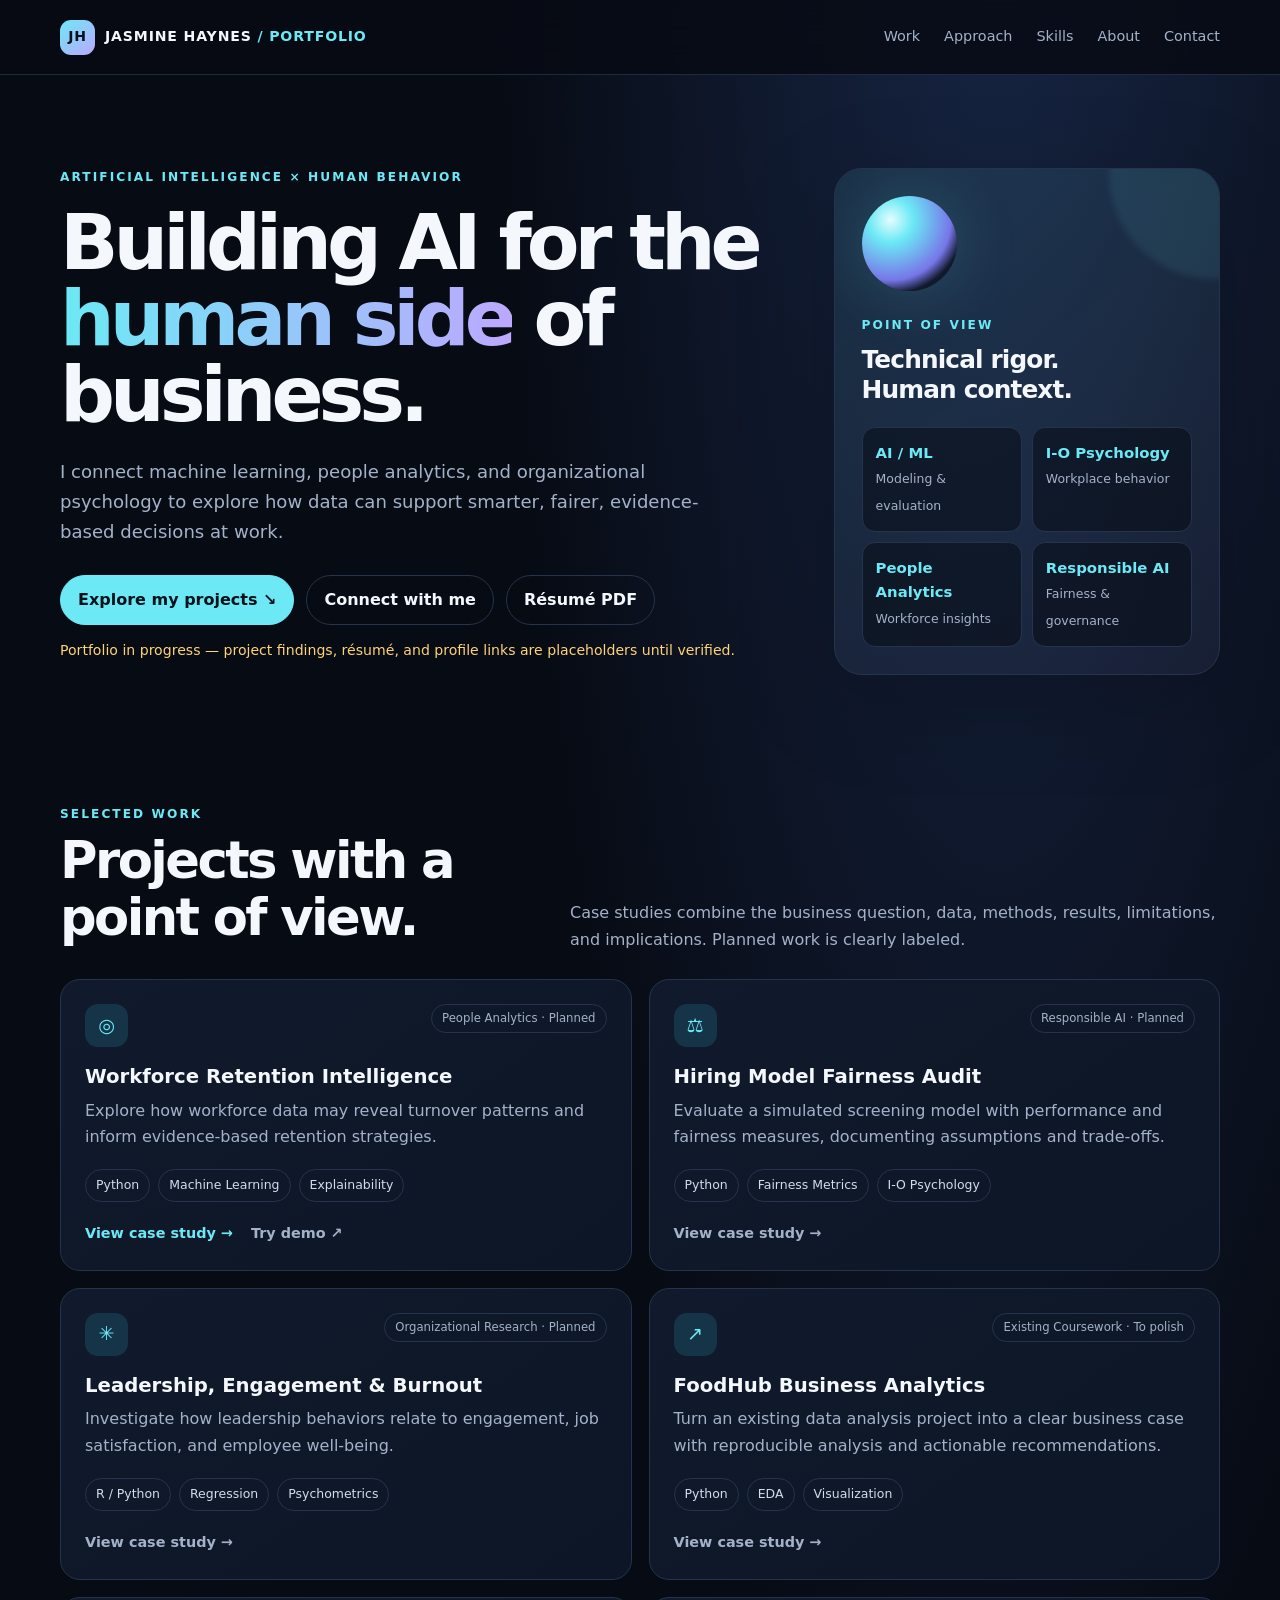
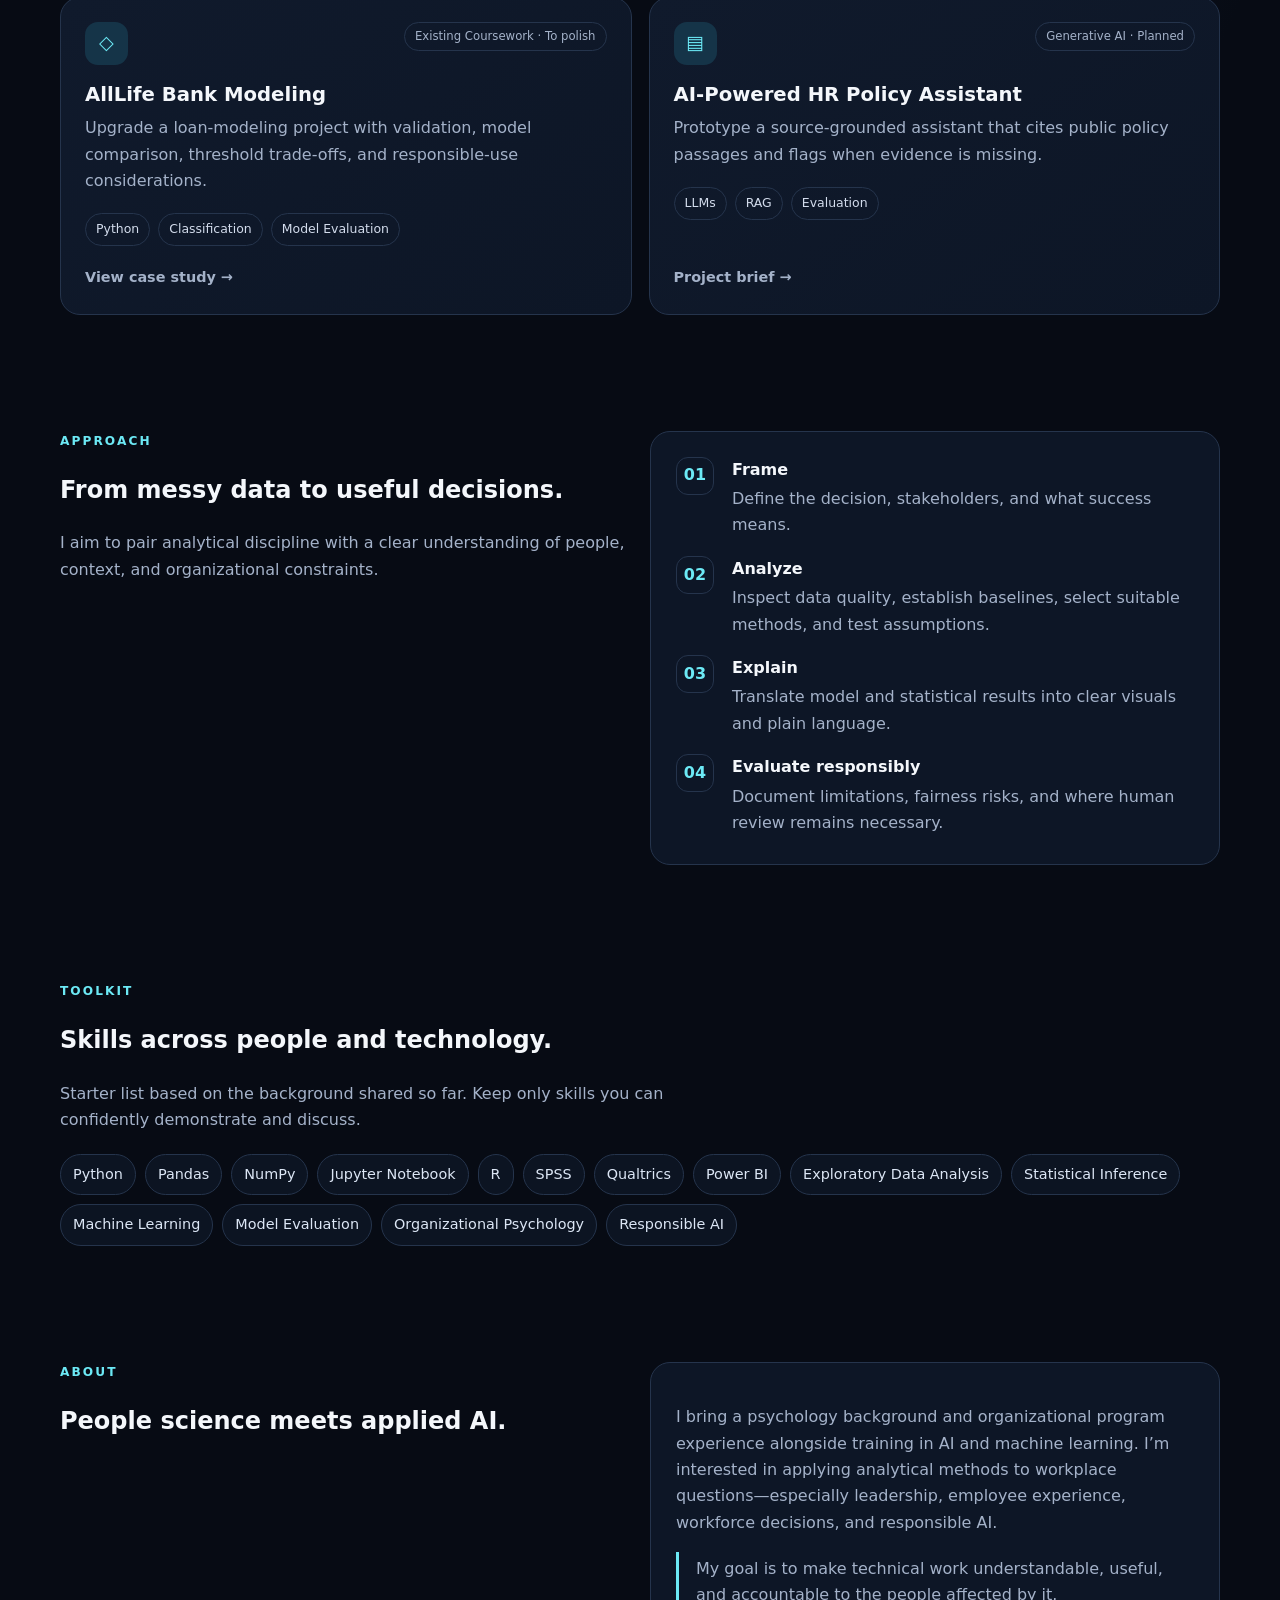
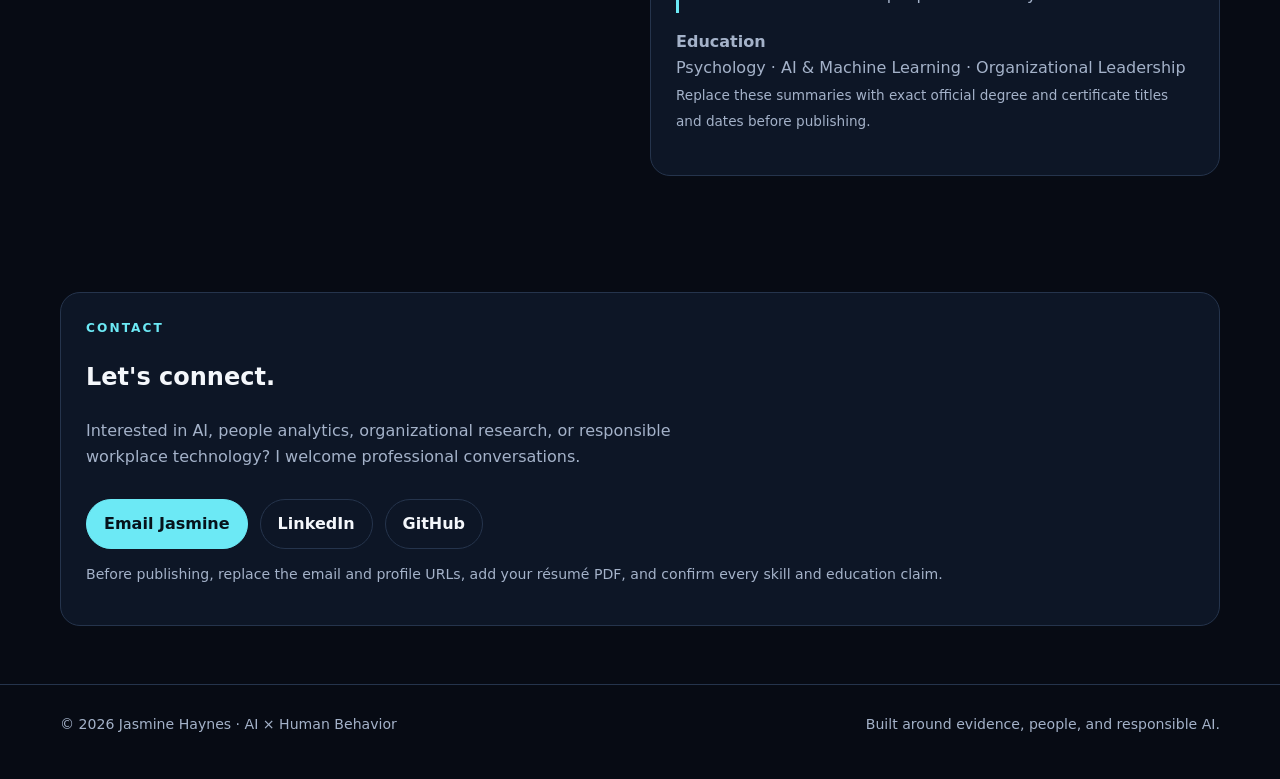
<file: index.html>
<!doctype html><html lang="en"><head><meta charset="utf-8"><meta name="viewport" content="width=device-width, initial-scale=1"><meta name="description" content="Jasmine Haynes portfolio: AI, machine learning, I-O Psychology, and people analytics."><title>AI × Human Behavior | Jasmine Haynes</title><link rel="stylesheet" href="/assets/styles.css"></head><body><header><div class="wrap nav">
<a class="brand" href="/"><span class="brandmark">JH</span><span>JASMINE HAYNES <span style="color:var(--cyan)">/ PORTFOLIO</span></span></a>
<button class="menu-toggle" aria-expanded="false" aria-label="Toggle navigation">Menu ☰</button>
<nav aria-label="Main navigation"><a href="/#work">Work</a><a href="/#approach">Approach</a><a href="/#skills">Skills</a><a href="/#about">About</a><a href="/#contact">Contact</a></nav>
</div></header><main>
<div class="wrap hero" id="top">
  <div><div class="eyebrow">Artificial intelligence × human behavior</div>
    <h1>Building AI for the <span class="gradient">human side</span> of business.</h1>
    <p class="lede">I connect machine learning, people analytics, and organizational psychology to explore how data can support smarter, fairer, evidence-based decisions at work.</p>
    <div class="actions"><a class="btn primary" href="#work">Explore my projects ↘</a><a class="btn" href="#contact">Connect with me</a><a class="btn" href="assets/Jasmine-Haynes-Resume.pdf">Résumé PDF</a></div>
    <p class="notice">Portfolio in progress — project findings, résumé, and profile links are placeholders until verified.</p>
  </div>
  <aside class="hero-panel"><div class="orb"></div><div class="eyebrow">Point of view</div><h2 class="panel-title">Technical rigor.<br>Human context.</h2>
  <div class="mini-grid"><div class="mini"><b>AI / ML</b><span>Modeling & evaluation</span></div><div class="mini"><b>I-O Psychology</b><span>Workplace behavior</span></div><div class="mini"><b>People Analytics</b><span>Workforce insights</span></div><div class="mini"><b>Responsible AI</b><span>Fairness & governance</span></div></div></aside>
</div>
<section id="work"><div class="wrap"><div class="section-head"><div><div class="eyebrow">Selected work</div><h2>Projects with a point of view.</h2></div><p class="sub">Case studies combine the business question, data, methods, results, limitations, and implications. Planned work is clearly labeled.</p></div>
<div class="cards">
<article class="card"><div class="cardtop"><span class="icon">◎</span><span class="tag">People Analytics · Planned</span></div><h3>Workforce Retention Intelligence</h3><p>Explore how workforce data may reveal turnover patterns and inform evidence-based retention strategies.</p><div class="chips"><span class="chip">Python</span><span class="chip">Machine Learning</span><span class="chip">Explainability</span></div><div class="cardlinks"><a href="/projects/employee-retention/">View case study →</a><a href="/demos/people-analytics-lab/">Try demo ↗</a></div></article>
<article class="card"><div class="cardtop"><span class="icon">⚖</span><span class="tag">Responsible AI · Planned</span></div><h3>Hiring Model Fairness Audit</h3><p>Evaluate a simulated screening model with performance and fairness measures, documenting assumptions and trade-offs.</p><div class="chips"><span class="chip">Python</span><span class="chip">Fairness Metrics</span><span class="chip">I-O Psychology</span></div><div class="cardlinks"><a href="/projects/hiring-fairness/">View case study →</a></div></article>
<article class="card"><div class="cardtop"><span class="icon">✳</span><span class="tag">Organizational Research · Planned</span></div><h3>Leadership, Engagement & Burnout</h3><p>Investigate how leadership behaviors relate to engagement, job satisfaction, and employee well-being.</p><div class="chips"><span class="chip">R / Python</span><span class="chip">Regression</span><span class="chip">Psychometrics</span></div><div class="cardlinks"><a href="/projects/leadership-burnout/">View case study →</a></div></article>
<article class="card"><div class="cardtop"><span class="icon">↗</span><span class="tag">Existing Coursework · To polish</span></div><h3>FoodHub Business Analytics</h3><p>Turn an existing data analysis project into a clear business case with reproducible analysis and actionable recommendations.</p><div class="chips"><span class="chip">Python</span><span class="chip">EDA</span><span class="chip">Visualization</span></div><div class="cardlinks"><a href="/projects/foodhub-analytics/">View case study →</a></div></article>
<article class="card"><div class="cardtop"><span class="icon">◇</span><span class="tag">Existing Coursework · To polish</span></div><h3>AllLife Bank Modeling</h3><p>Upgrade a loan-modeling project with validation, model comparison, threshold trade-offs, and responsible-use considerations.</p><div class="chips"><span class="chip">Python</span><span class="chip">Classification</span><span class="chip">Model Evaluation</span></div><div class="cardlinks"><a href="/projects/alllife-bank/">View case study →</a></div></article>
<article class="card"><div class="cardtop"><span class="icon">▤</span><span class="tag">Generative AI · Planned</span></div><h3>AI-Powered HR Policy Assistant</h3><p>Prototype a source-grounded assistant that cites public policy passages and flags when evidence is missing.</p><div class="chips"><span class="chip">LLMs</span><span class="chip">RAG</span><span class="chip">Evaluation</span></div><div class="cardlinks"><a href="/projects/hr-policy-assistant/">Project brief →</a></div></article>
</div></div></section>
<section id="approach"><div class="wrap split"><div><div class="eyebrow">Approach</div><h2>From messy data to useful decisions.</h2><p class="sub">I aim to pair analytical discipline with a clear understanding of people, context, and organizational constraints.</p></div><div class="panel"><div class="steps"><div class="step"><span class="stepnum">01</span><div><b>Frame</b><p>Define the decision, stakeholders, and what success means.</p></div></div><div class="step"><span class="stepnum">02</span><div><b>Analyze</b><p>Inspect data quality, establish baselines, select suitable methods, and test assumptions.</p></div></div><div class="step"><span class="stepnum">03</span><div><b>Explain</b><p>Translate model and statistical results into clear visuals and plain language.</p></div></div><div class="step"><span class="stepnum">04</span><div><b>Evaluate responsibly</b><p>Document limitations, fairness risks, and where human review remains necessary.</p></div></div></div></div></div></section>
<section id="skills"><div class="wrap"><div class="eyebrow">Toolkit</div><h2>Skills across people and technology.</h2><p class="sub">Starter list based on the background shared so far. Keep only skills you can confidently demonstrate and discuss.</p><div class="skill-cloud" style="margin-top:20px"><span class="skill">Python</span><span class="skill">Pandas</span><span class="skill">NumPy</span><span class="skill">Jupyter Notebook</span><span class="skill">R</span><span class="skill">SPSS</span><span class="skill">Qualtrics</span><span class="skill">Power BI</span><span class="skill">Exploratory Data Analysis</span><span class="skill">Statistical Inference</span><span class="skill">Machine Learning</span><span class="skill">Model Evaluation</span><span class="skill">Organizational Psychology</span><span class="skill">Responsible AI</span></div></div></section>
<section id="about"><div class="wrap split"><div><div class="eyebrow">About</div><h2>People science meets applied AI.</h2></div><div class="panel"><p>I bring a psychology background and organizational program experience alongside training in AI and machine learning. I’m interested in applying analytical methods to workplace questions—especially leadership, employee experience, workforce decisions, and responsible AI.</p><p class="callout">My goal is to make technical work understandable, useful, and accountable to the people affected by it.</p><p><b>Education</b><br>Psychology · AI & Machine Learning · Organizational Leadership<br><span style="font-size:.85rem;color:var(--muted)">Replace these summaries with exact official degree and certificate titles and dates before publishing.</span></p></div></div></section>
<section id="contact"><div class="wrap panel"><div class="eyebrow">Contact</div><h2>Let's connect.</h2><p class="sub">Interested in AI, people analytics, organizational research, or responsible workplace technology? I welcome professional conversations.</p><div class="actions"><a class="btn primary" href="mailto:REPLACE_WITH_YOUR_EMAIL">Email Jasmine</a><a class="btn" href="https://www.linkedin.com/in/REPLACE_WITH_PROFILE/" target="_blank" rel="noreferrer">LinkedIn</a><a class="btn" href="https://github.com/REPLACE_WITH_USERNAME" target="_blank" rel="noreferrer">GitHub</a></div><p class="notice">Before publishing, replace the email and profile URLs, add your résumé PDF, and confirm every skill and education claim.</p></div></section>
</main><footer class="footer"><div class="wrap footer-inner"><span>© <span data-year></span> Jasmine Haynes · AI × Human Behavior</span><span>Built around evidence, people, and responsible AI.</span></div></footer><script src="/assets/main.js"></script></body></html>
</file>
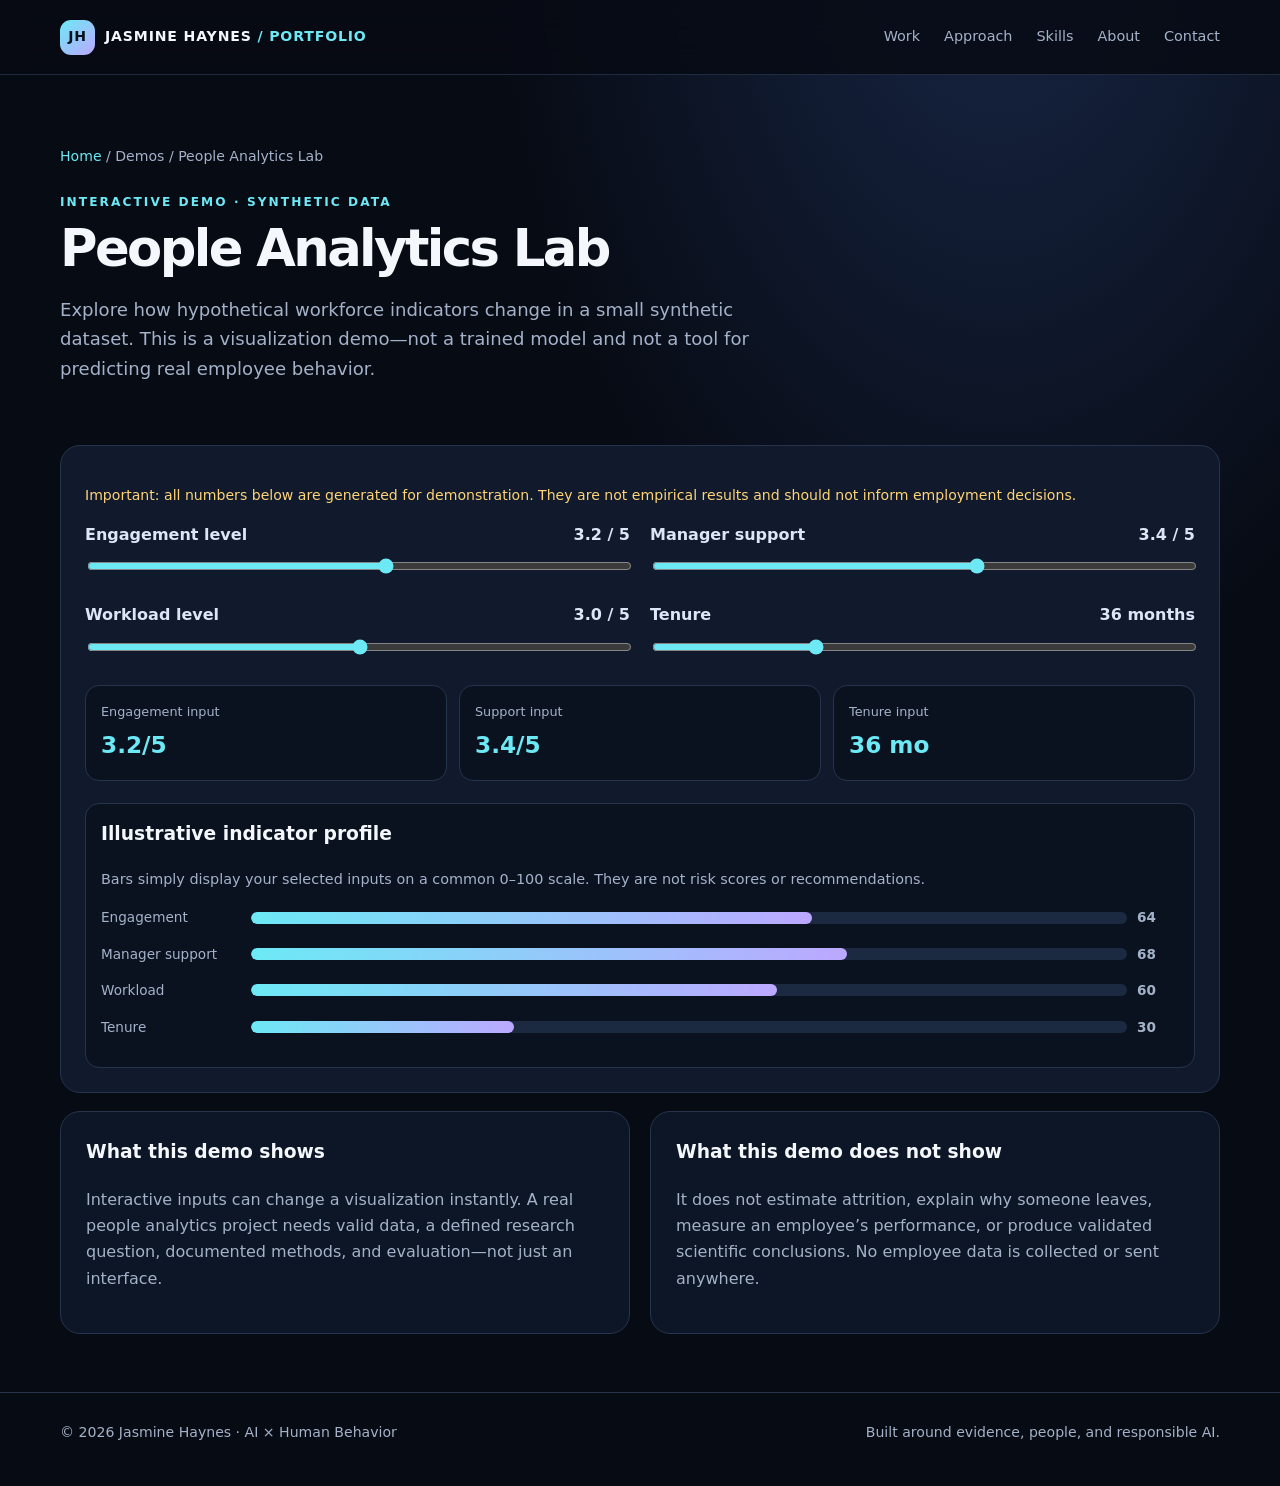
<file: demos/people-analytics-lab/index.html>
<!doctype html><html lang="en"><head><meta charset="utf-8"><meta name="viewport" content="width=device-width, initial-scale=1"><meta name="description" content="Jasmine Haynes portfolio: AI, machine learning, I-O Psychology, and people analytics."><title>People Analytics Lab | Jasmine Haynes</title><link rel="stylesheet" href="/assets/styles.css"></head><body><header><div class="wrap nav">
<a class="brand" href="/"><span class="brandmark">JH</span><span>JASMINE HAYNES <span style="color:var(--cyan)">/ PORTFOLIO</span></span></a>
<button class="menu-toggle" aria-expanded="false" aria-label="Toggle navigation">Menu ☰</button>
<nav aria-label="Main navigation"><a href="/#work">Work</a><a href="/#approach">Approach</a><a href="/#skills">Skills</a><a href="/#about">About</a><a href="/#contact">Contact</a></nav>
</div></header><main>
<div class="wrap page-hero"><div class="breadcrumbs"><a href="/">Home</a> / Demos / People Analytics Lab</div><div class="eyebrow">Interactive demo · Synthetic data</div><h1>People Analytics Lab</h1><p class="lede">Explore how hypothetical workforce indicators change in a small synthetic dataset. This is a visualization demo—not a trained model and not a tool for predicting real employee behavior.</p></div>
<section style="padding-top:8px"><div class="wrap"><div class="demo-shell">
<p class="notice">Important: all numbers below are generated for demonstration. They are not empirical results and should not inform employment decisions.</p>
<div class="demo-controls">
<div class="control"><label for="engagement">Engagement level <output id="engagementOut">3.2 / 5</output></label><input id="engagement" type="range" min="1" max="5" value="3.2" step=".1"></div>
<div class="control"><label for="support">Manager support <output id="supportOut">3.4 / 5</output></label><input id="support" type="range" min="1" max="5" value="3.4" step=".1"></div>
<div class="control"><label for="workload">Workload level <output id="workloadOut">3.0 / 5</output></label><input id="workload" type="range" min="1" max="5" value="3" step=".1"></div>
<div class="control"><label for="tenure">Tenure <output id="tenureOut">36 months</output></label><input id="tenure" type="range" min="1" max="120" value="36" step="1"></div>
</div>
<div class="metrics"><div class="metric"><span>Engagement input</span><strong id="engMetric">3.2/5</strong></div><div class="metric"><span>Support input</span><strong id="supportMetric">3.4/5</strong></div><div class="metric"><span>Tenure input</span><strong id="tenureMetric">36 mo</strong></div></div>
<div class="chartbox"><h3 style="margin-top:0">Illustrative indicator profile</h3><p style="color:var(--muted);font-size:.9rem">Bars simply display your selected inputs on a common 0–100 scale. They are not risk scores or recommendations.</p>
<div class="barrow"><span>Engagement</span><div class="bartrack"><div id="engBar" class="barfill" style="width:55%"></div></div><b id="engVal">55</b></div>
<div class="barrow"><span>Manager support</span><div class="bartrack"><div id="supportBar" class="barfill" style="width:60%"></div></div><b id="supportVal">60</b></div>
<div class="barrow"><span>Workload</span><div class="bartrack"><div id="workloadBar" class="barfill" style="width:50%"></div></div><b id="workloadVal">50</b></div>
<div class="barrow"><span>Tenure</span><div class="bartrack"><div id="tenureBar" class="barfill" style="width:30%"></div></div><b id="tenureVal">30</b></div>
</div>
</div>
<div class="split" style="margin-top:18px"><div class="panel"><h3>What this demo shows</h3><p>Interactive inputs can change a visualization instantly. A real people analytics project needs valid data, a defined research question, documented methods, and evaluation—not just an interface.</p></div><div class="panel"><h3>What this demo does not show</h3><p>It does not estimate attrition, explain why someone leaves, measure an employee’s performance, or produce validated scientific conclusions. No employee data is collected or sent anywhere.</p></div></div>
</div></section>
<script>
(function(){
 const ids=["engagement","support","workload","tenure"];
 function update(){
  const e=Number(document.getElementById("engagement").value), s=Number(document.getElementById("support").value), w=Number(document.getElementById("workload").value), t=Number(document.getElementById("tenure").value);
  document.getElementById("engagementOut").textContent=e.toFixed(1)+" / 5";
  document.getElementById("supportOut").textContent=s.toFixed(1)+" / 5";
  document.getElementById("workloadOut").textContent=w.toFixed(1)+" / 5";
  document.getElementById("tenureOut").textContent=t+" months";
  document.getElementById("engMetric").textContent=e.toFixed(1)+"/5";
  document.getElementById("supportMetric").textContent=s.toFixed(1)+"/5";
  document.getElementById("tenureMetric").textContent=t+" mo";
  const vals=[Math.round(e/5*100),Math.round(s/5*100),Math.round(w/5*100),Math.round(t/120*100)];
  const keys=["eng","support","workload","tenure"];
  keys.forEach((k,i)=>{document.getElementById(k+"Bar").style.width=vals[i]+"%";document.getElementById(k+"Val").textContent=vals[i];});
 }
 ids.forEach(id=>document.getElementById(id).addEventListener("input",update)); update();
})();
</script>
</main><footer class="footer"><div class="wrap footer-inner"><span>© <span data-year></span> Jasmine Haynes · AI × Human Behavior</span><span>Built around evidence, people, and responsible AI.</span></div></footer><script src="/assets/main.js"></script></body></html>
</file>
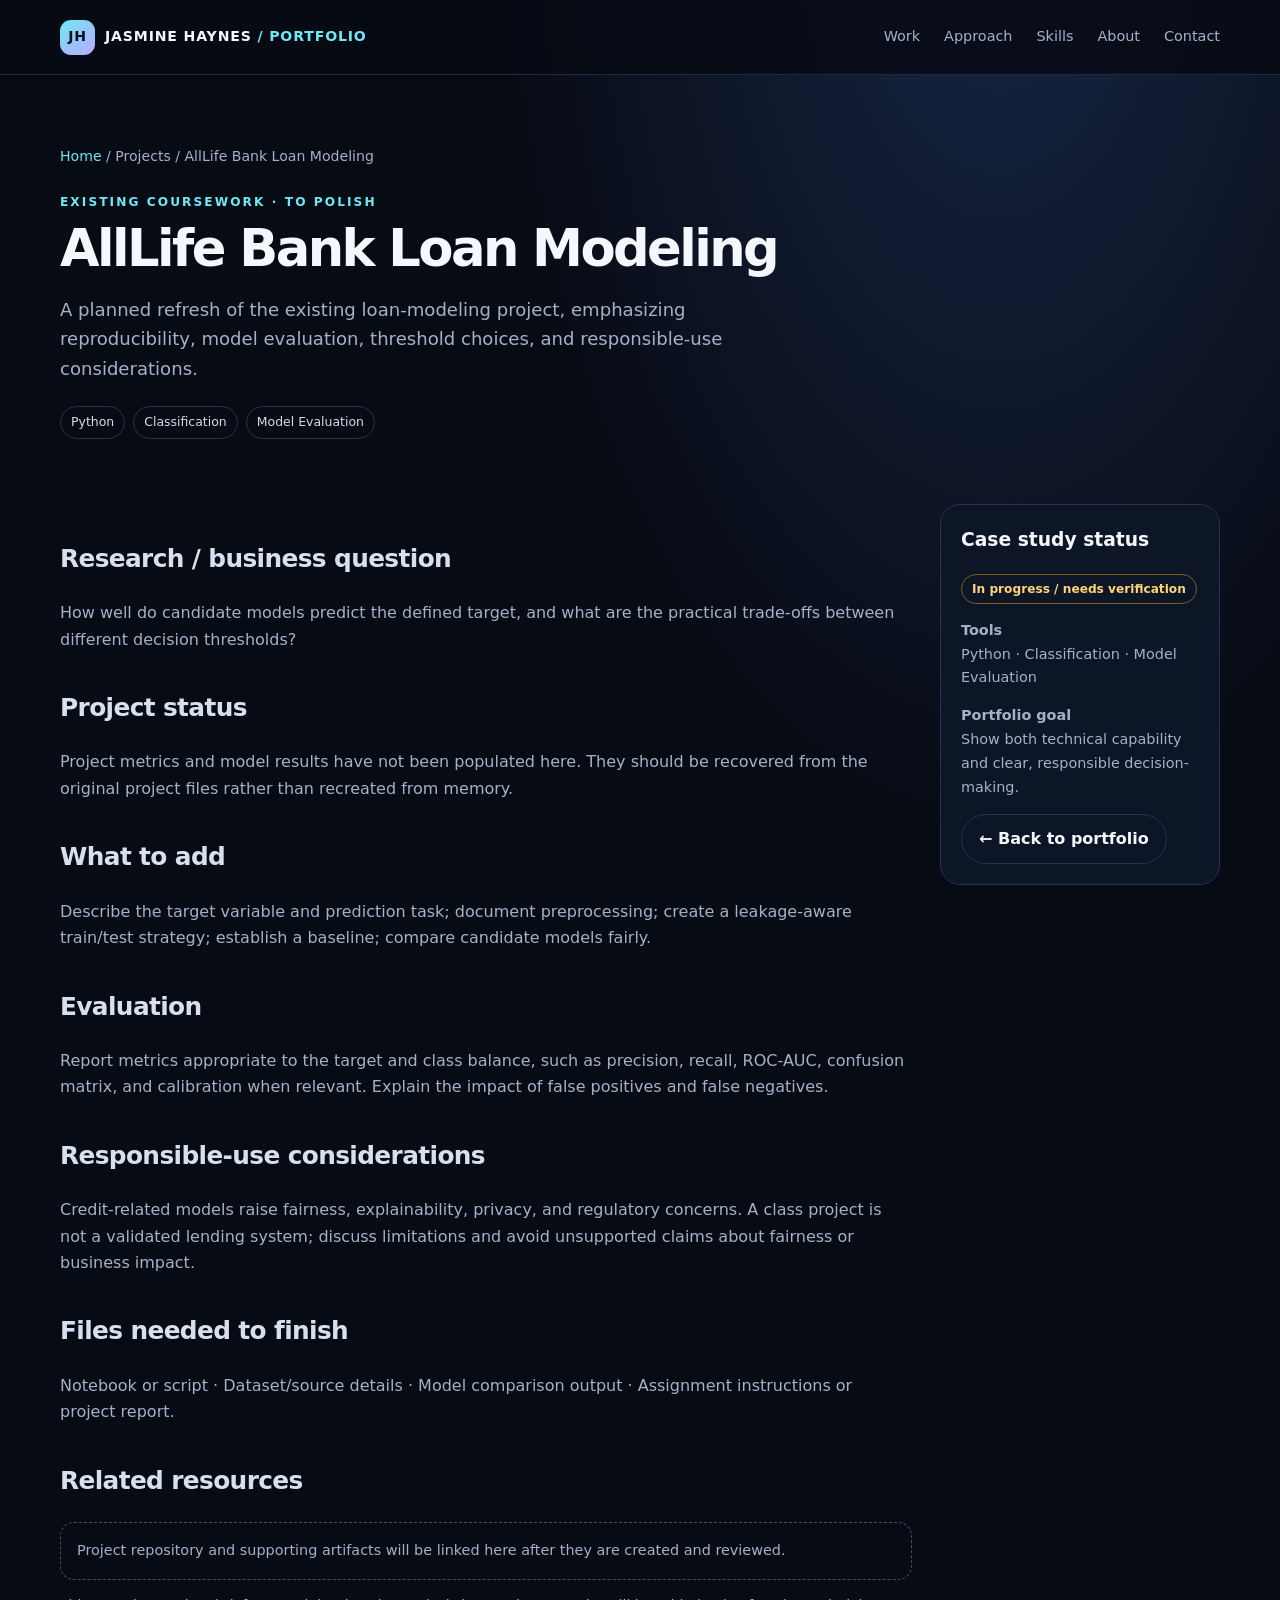
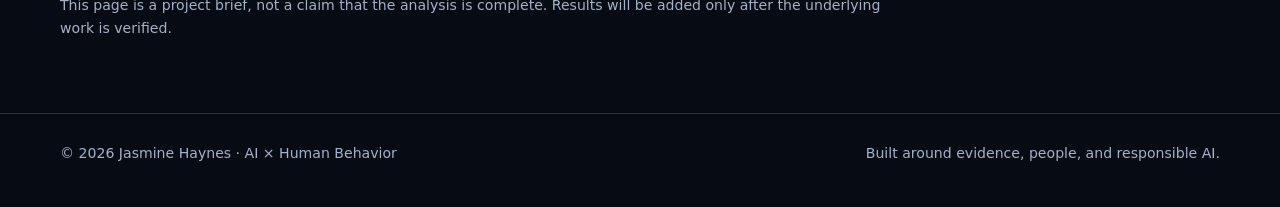
<file: projects/alllife-bank/index.html>
<!doctype html><html lang="en"><head><meta charset="utf-8"><meta name="viewport" content="width=device-width, initial-scale=1"><meta name="description" content="Jasmine Haynes portfolio: AI, machine learning, I-O Psychology, and people analytics."><title>AllLife Bank Loan Modeling | Jasmine Haynes</title><link rel="stylesheet" href="/assets/styles.css"></head><body><header><div class="wrap nav">
<a class="brand" href="/"><span class="brandmark">JH</span><span>JASMINE HAYNES <span style="color:var(--cyan)">/ PORTFOLIO</span></span></a>
<button class="menu-toggle" aria-expanded="false" aria-label="Toggle navigation">Menu ☰</button>
<nav aria-label="Main navigation"><a href="/#work">Work</a><a href="/#approach">Approach</a><a href="/#skills">Skills</a><a href="/#about">About</a><a href="/#contact">Contact</a></nav>
</div></header><main><div class="wrap page-hero"><div class="breadcrumbs"><a href="/">Home</a> / Projects / AllLife Bank Loan Modeling</div><div class="eyebrow">Existing coursework · To polish</div><h1>AllLife Bank Loan Modeling</h1><p class="lede">A planned refresh of the existing loan-modeling project, emphasizing reproducibility, model evaluation, threshold choices, and responsible-use considerations.</p><div class="chips" style="margin-top:22px"><span class="chip">Python</span><span class="chip">Classification</span><span class="chip">Model Evaluation</span></div></div>
<section style="padding-top:10px"><div class="wrap content-grid"><article class="prose"><h2>Research / business question</h2><p>How well do candidate models predict the defined target, and what are the practical trade-offs between different decision thresholds?</p><h2>Project status</h2><p>Project metrics and model results have not been populated here. They should be recovered from the original project files rather than recreated from memory.</p><h2>What to add</h2><p>Describe the target variable and prediction task; document preprocessing; create a leakage-aware train/test strategy; establish a baseline; compare candidate models fairly.</p><h2>Evaluation</h2><p>Report metrics appropriate to the target and class balance, such as precision, recall, ROC-AUC, confusion matrix, and calibration when relevant. Explain the impact of false positives and false negatives.</p><h2>Responsible-use considerations</h2><p>Credit-related models raise fairness, explainability, privacy, and regulatory concerns. A class project is not a validated lending system; discuss limitations and avoid unsupported claims about fairness or business impact.</p><h2>Files needed to finish</h2><p>Notebook or script · Dataset/source details · Model comparison output · Assignment instructions or project report.</p><h2>Related resources</h2><div class="empty">Project repository and supporting artifacts will be linked here after they are created and reviewed.</div><p class="notice">This page is a project brief, not a claim that the analysis is complete. Results will be added only after the underlying work is verified.</p></article><aside class="sidebox"><h3>Case study status</h3><span class="status">In progress / needs verification</span><p><b>Tools</b><br>Python · Classification · Model Evaluation</p><p><b>Portfolio goal</b><br>Show both technical capability and clear, responsible decision-making.</p><a class="btn" href="/">← Back to portfolio</a></aside></div></section></main><footer class="footer"><div class="wrap footer-inner"><span>© <span data-year></span> Jasmine Haynes · AI × Human Behavior</span><span>Built around evidence, people, and responsible AI.</span></div></footer><script src="/assets/main.js"></script></body></html>
</file>
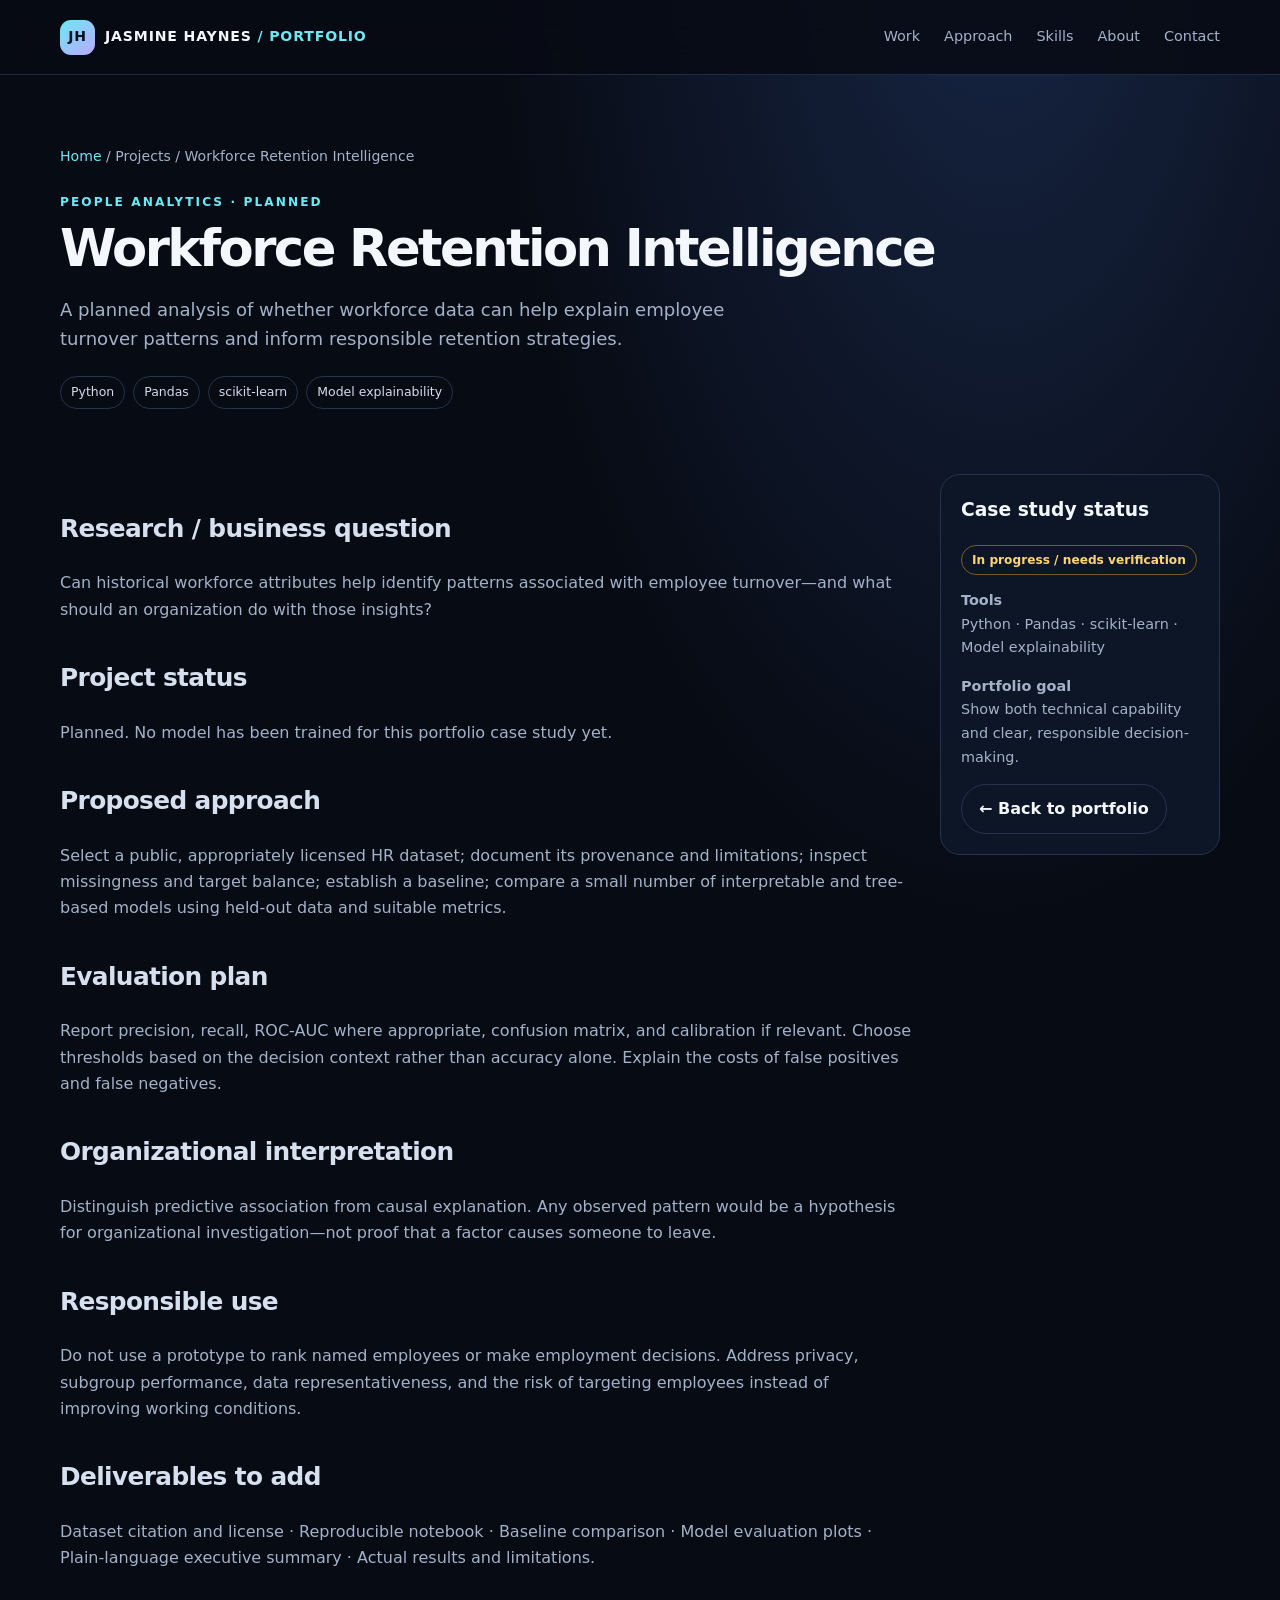
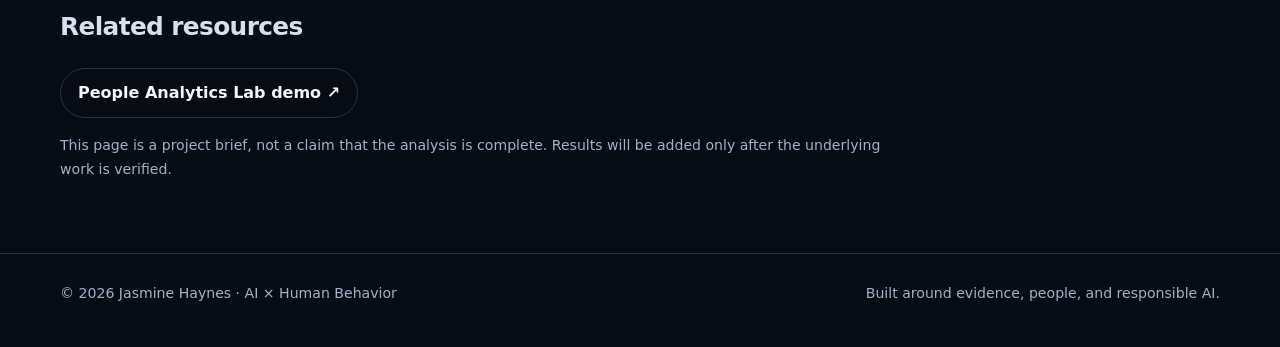
<file: projects/employee-retention/index.html>
<!doctype html><html lang="en"><head><meta charset="utf-8"><meta name="viewport" content="width=device-width, initial-scale=1"><meta name="description" content="Jasmine Haynes portfolio: AI, machine learning, I-O Psychology, and people analytics."><title>Workforce Retention Intelligence | Jasmine Haynes</title><link rel="stylesheet" href="/assets/styles.css"></head><body><header><div class="wrap nav">
<a class="brand" href="/"><span class="brandmark">JH</span><span>JASMINE HAYNES <span style="color:var(--cyan)">/ PORTFOLIO</span></span></a>
<button class="menu-toggle" aria-expanded="false" aria-label="Toggle navigation">Menu ☰</button>
<nav aria-label="Main navigation"><a href="/#work">Work</a><a href="/#approach">Approach</a><a href="/#skills">Skills</a><a href="/#about">About</a><a href="/#contact">Contact</a></nav>
</div></header><main><div class="wrap page-hero"><div class="breadcrumbs"><a href="/">Home</a> / Projects / Workforce Retention Intelligence</div><div class="eyebrow">People Analytics · Planned</div><h1>Workforce Retention Intelligence</h1><p class="lede">A planned analysis of whether workforce data can help explain employee turnover patterns and inform responsible retention strategies.</p><div class="chips" style="margin-top:22px"><span class="chip">Python</span><span class="chip">Pandas</span><span class="chip">scikit-learn</span><span class="chip">Model explainability</span></div></div>
<section style="padding-top:10px"><div class="wrap content-grid"><article class="prose"><h2>Research / business question</h2><p>Can historical workforce attributes help identify patterns associated with employee turnover—and what should an organization do with those insights?</p><h2>Project status</h2><p>Planned. No model has been trained for this portfolio case study yet.</p><h2>Proposed approach</h2><p>Select a public, appropriately licensed HR dataset; document its provenance and limitations; inspect missingness and target balance; establish a baseline; compare a small number of interpretable and tree-based models using held-out data and suitable metrics.</p><h2>Evaluation plan</h2><p>Report precision, recall, ROC-AUC where appropriate, confusion matrix, and calibration if relevant. Choose thresholds based on the decision context rather than accuracy alone. Explain the costs of false positives and false negatives.</p><h2>Organizational interpretation</h2><p>Distinguish predictive association from causal explanation. Any observed pattern would be a hypothesis for organizational investigation—not proof that a factor causes someone to leave.</p><h2>Responsible use</h2><p>Do not use a prototype to rank named employees or make employment decisions. Address privacy, subgroup performance, data representativeness, and the risk of targeting employees instead of improving working conditions.</p><h2>Deliverables to add</h2><p>Dataset citation and license · Reproducible notebook · Baseline comparison · Model evaluation plots · Plain-language executive summary · Actual results and limitations.</p><h2>Related resources</h2><p><a class="btn" href="/demos/people-analytics-lab/">People Analytics Lab demo ↗</a></p><p class="notice">This page is a project brief, not a claim that the analysis is complete. Results will be added only after the underlying work is verified.</p></article><aside class="sidebox"><h3>Case study status</h3><span class="status">In progress / needs verification</span><p><b>Tools</b><br>Python · Pandas · scikit-learn · Model explainability</p><p><b>Portfolio goal</b><br>Show both technical capability and clear, responsible decision-making.</p><a class="btn" href="/">← Back to portfolio</a></aside></div></section></main><footer class="footer"><div class="wrap footer-inner"><span>© <span data-year></span> Jasmine Haynes · AI × Human Behavior</span><span>Built around evidence, people, and responsible AI.</span></div></footer><script src="/assets/main.js"></script></body></html>
</file>
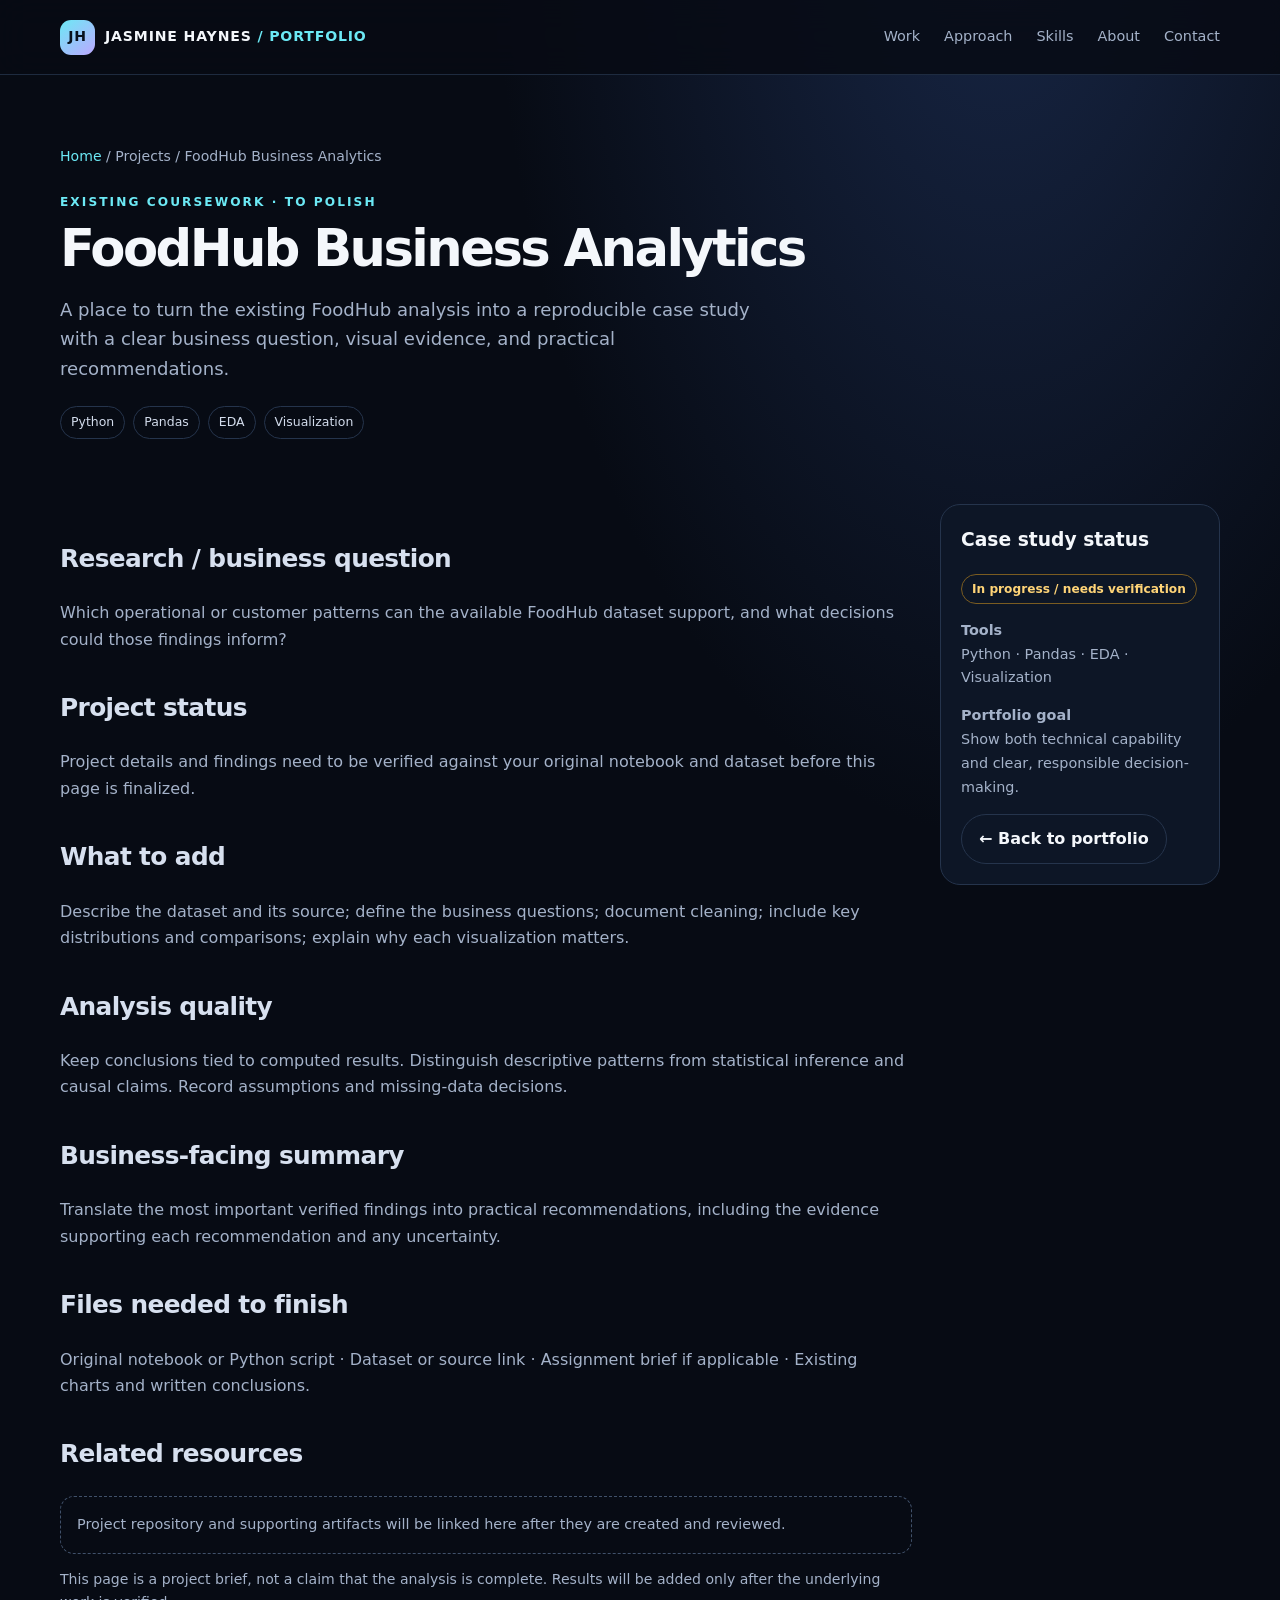
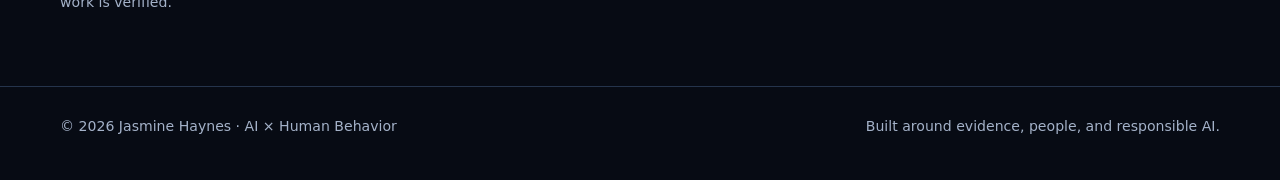
<file: projects/foodhub-analytics/index.html>
<!doctype html><html lang="en"><head><meta charset="utf-8"><meta name="viewport" content="width=device-width, initial-scale=1"><meta name="description" content="Jasmine Haynes portfolio: AI, machine learning, I-O Psychology, and people analytics."><title>FoodHub Business Analytics | Jasmine Haynes</title><link rel="stylesheet" href="/assets/styles.css"></head><body><header><div class="wrap nav">
<a class="brand" href="/"><span class="brandmark">JH</span><span>JASMINE HAYNES <span style="color:var(--cyan)">/ PORTFOLIO</span></span></a>
<button class="menu-toggle" aria-expanded="false" aria-label="Toggle navigation">Menu ☰</button>
<nav aria-label="Main navigation"><a href="/#work">Work</a><a href="/#approach">Approach</a><a href="/#skills">Skills</a><a href="/#about">About</a><a href="/#contact">Contact</a></nav>
</div></header><main><div class="wrap page-hero"><div class="breadcrumbs"><a href="/">Home</a> / Projects / FoodHub Business Analytics</div><div class="eyebrow">Existing coursework · To polish</div><h1>FoodHub Business Analytics</h1><p class="lede">A place to turn the existing FoodHub analysis into a reproducible case study with a clear business question, visual evidence, and practical recommendations.</p><div class="chips" style="margin-top:22px"><span class="chip">Python</span><span class="chip">Pandas</span><span class="chip">EDA</span><span class="chip">Visualization</span></div></div>
<section style="padding-top:10px"><div class="wrap content-grid"><article class="prose"><h2>Research / business question</h2><p>Which operational or customer patterns can the available FoodHub dataset support, and what decisions could those findings inform?</p><h2>Project status</h2><p>Project details and findings need to be verified against your original notebook and dataset before this page is finalized.</p><h2>What to add</h2><p>Describe the dataset and its source; define the business questions; document cleaning; include key distributions and comparisons; explain why each visualization matters.</p><h2>Analysis quality</h2><p>Keep conclusions tied to computed results. Distinguish descriptive patterns from statistical inference and causal claims. Record assumptions and missing-data decisions.</p><h2>Business-facing summary</h2><p>Translate the most important verified findings into practical recommendations, including the evidence supporting each recommendation and any uncertainty.</p><h2>Files needed to finish</h2><p>Original notebook or Python script · Dataset or source link · Assignment brief if applicable · Existing charts and written conclusions.</p><h2>Related resources</h2><div class="empty">Project repository and supporting artifacts will be linked here after they are created and reviewed.</div><p class="notice">This page is a project brief, not a claim that the analysis is complete. Results will be added only after the underlying work is verified.</p></article><aside class="sidebox"><h3>Case study status</h3><span class="status">In progress / needs verification</span><p><b>Tools</b><br>Python · Pandas · EDA · Visualization</p><p><b>Portfolio goal</b><br>Show both technical capability and clear, responsible decision-making.</p><a class="btn" href="/">← Back to portfolio</a></aside></div></section></main><footer class="footer"><div class="wrap footer-inner"><span>© <span data-year></span> Jasmine Haynes · AI × Human Behavior</span><span>Built around evidence, people, and responsible AI.</span></div></footer><script src="/assets/main.js"></script></body></html>
</file>
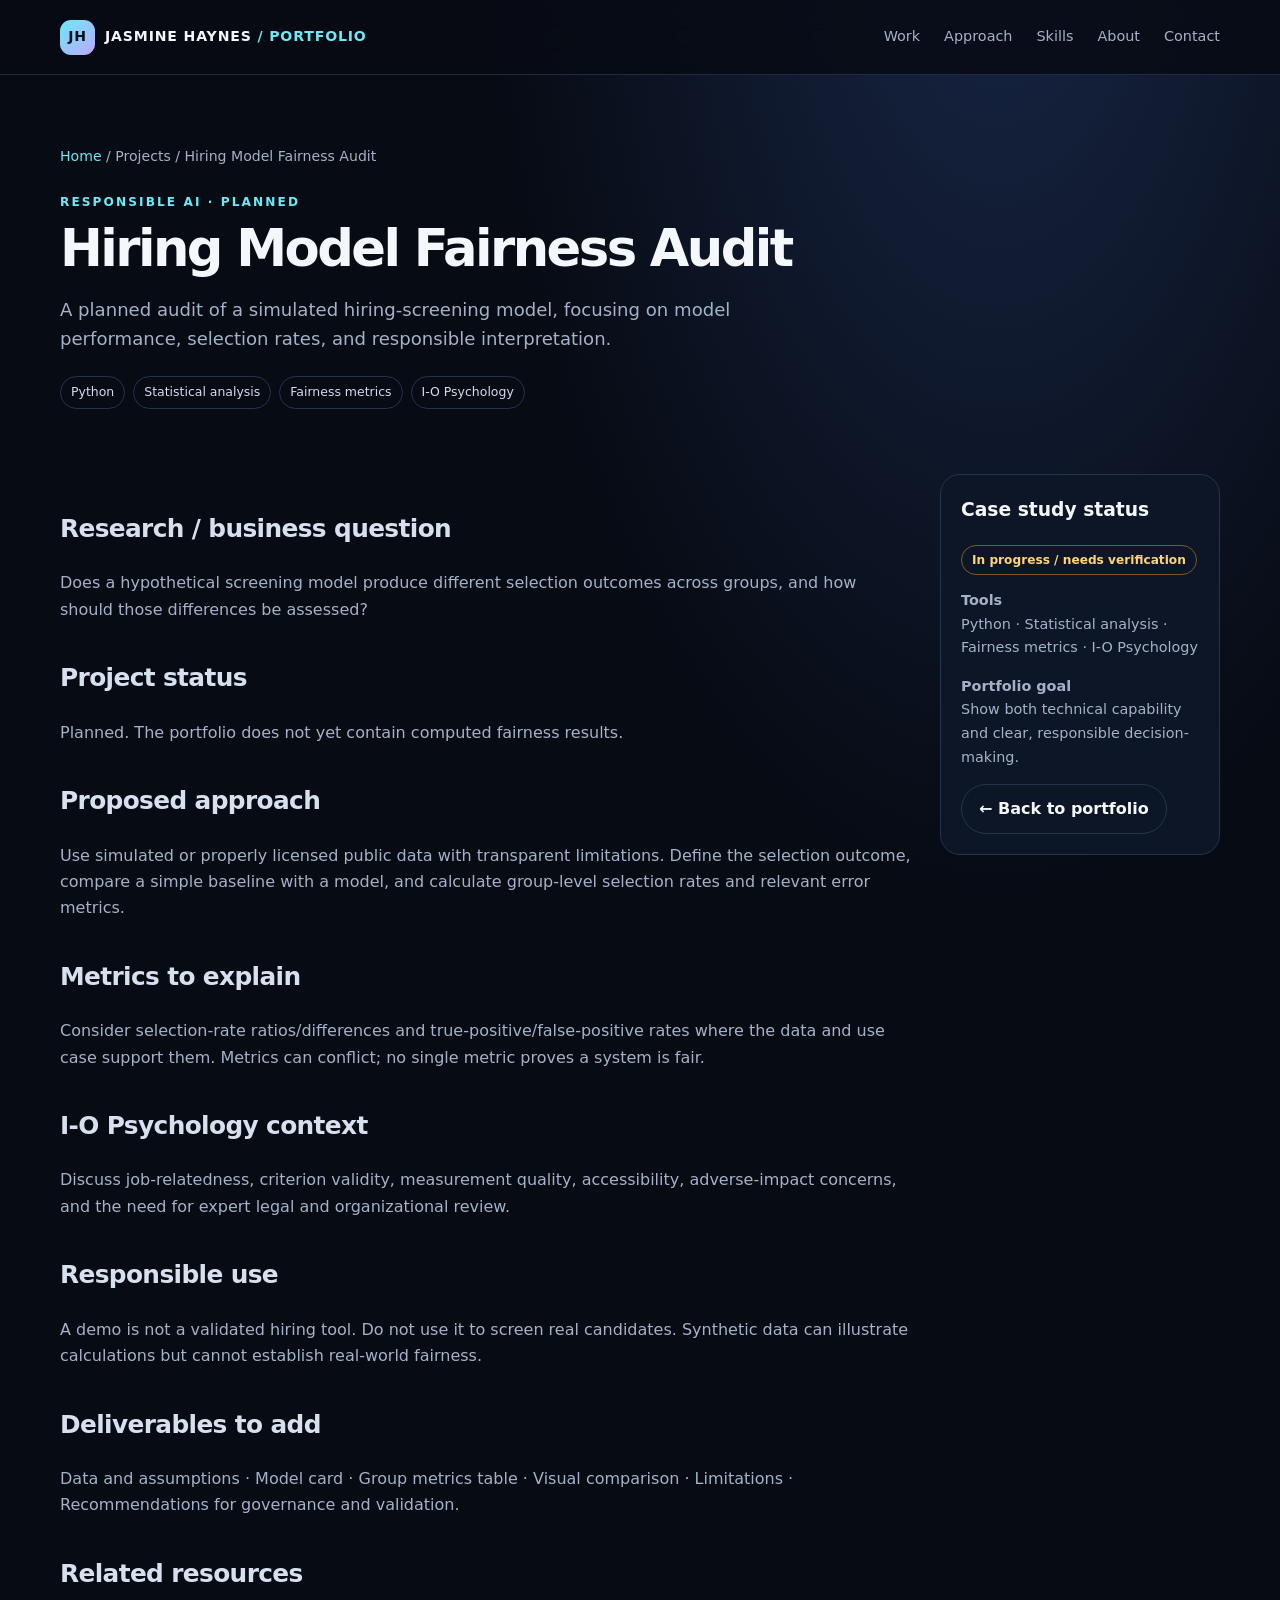
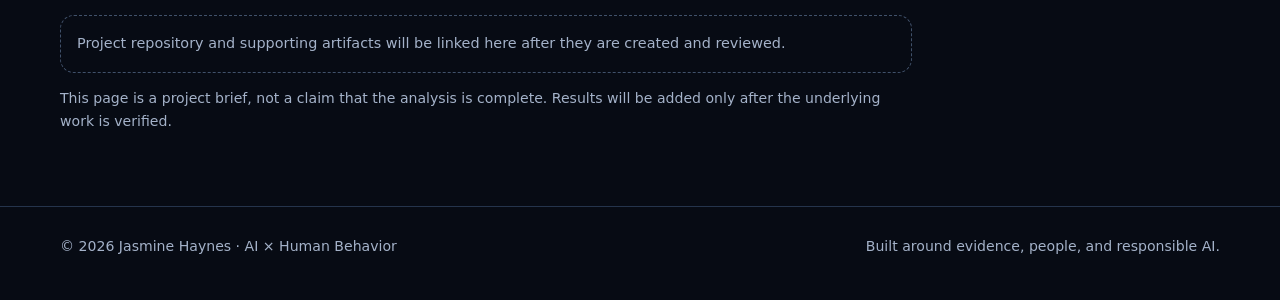
<file: projects/hiring-fairness/index.html>
<!doctype html><html lang="en"><head><meta charset="utf-8"><meta name="viewport" content="width=device-width, initial-scale=1"><meta name="description" content="Jasmine Haynes portfolio: AI, machine learning, I-O Psychology, and people analytics."><title>Hiring Model Fairness Audit | Jasmine Haynes</title><link rel="stylesheet" href="/assets/styles.css"></head><body><header><div class="wrap nav">
<a class="brand" href="/"><span class="brandmark">JH</span><span>JASMINE HAYNES <span style="color:var(--cyan)">/ PORTFOLIO</span></span></a>
<button class="menu-toggle" aria-expanded="false" aria-label="Toggle navigation">Menu ☰</button>
<nav aria-label="Main navigation"><a href="/#work">Work</a><a href="/#approach">Approach</a><a href="/#skills">Skills</a><a href="/#about">About</a><a href="/#contact">Contact</a></nav>
</div></header><main><div class="wrap page-hero"><div class="breadcrumbs"><a href="/">Home</a> / Projects / Hiring Model Fairness Audit</div><div class="eyebrow">Responsible AI · Planned</div><h1>Hiring Model Fairness Audit</h1><p class="lede">A planned audit of a simulated hiring-screening model, focusing on model performance, selection rates, and responsible interpretation.</p><div class="chips" style="margin-top:22px"><span class="chip">Python</span><span class="chip">Statistical analysis</span><span class="chip">Fairness metrics</span><span class="chip">I-O Psychology</span></div></div>
<section style="padding-top:10px"><div class="wrap content-grid"><article class="prose"><h2>Research / business question</h2><p>Does a hypothetical screening model produce different selection outcomes across groups, and how should those differences be assessed?</p><h2>Project status</h2><p>Planned. The portfolio does not yet contain computed fairness results.</p><h2>Proposed approach</h2><p>Use simulated or properly licensed public data with transparent limitations. Define the selection outcome, compare a simple baseline with a model, and calculate group-level selection rates and relevant error metrics.</p><h2>Metrics to explain</h2><p>Consider selection-rate ratios/differences and true-positive/false-positive rates where the data and use case support them. Metrics can conflict; no single metric proves a system is fair.</p><h2>I-O Psychology context</h2><p>Discuss job-relatedness, criterion validity, measurement quality, accessibility, adverse-impact concerns, and the need for expert legal and organizational review.</p><h2>Responsible use</h2><p>A demo is not a validated hiring tool. Do not use it to screen real candidates. Synthetic data can illustrate calculations but cannot establish real-world fairness.</p><h2>Deliverables to add</h2><p>Data and assumptions · Model card · Group metrics table · Visual comparison · Limitations · Recommendations for governance and validation.</p><h2>Related resources</h2><div class="empty">Project repository and supporting artifacts will be linked here after they are created and reviewed.</div><p class="notice">This page is a project brief, not a claim that the analysis is complete. Results will be added only after the underlying work is verified.</p></article><aside class="sidebox"><h3>Case study status</h3><span class="status">In progress / needs verification</span><p><b>Tools</b><br>Python · Statistical analysis · Fairness metrics · I-O Psychology</p><p><b>Portfolio goal</b><br>Show both technical capability and clear, responsible decision-making.</p><a class="btn" href="/">← Back to portfolio</a></aside></div></section></main><footer class="footer"><div class="wrap footer-inner"><span>© <span data-year></span> Jasmine Haynes · AI × Human Behavior</span><span>Built around evidence, people, and responsible AI.</span></div></footer><script src="/assets/main.js"></script></body></html>
</file>
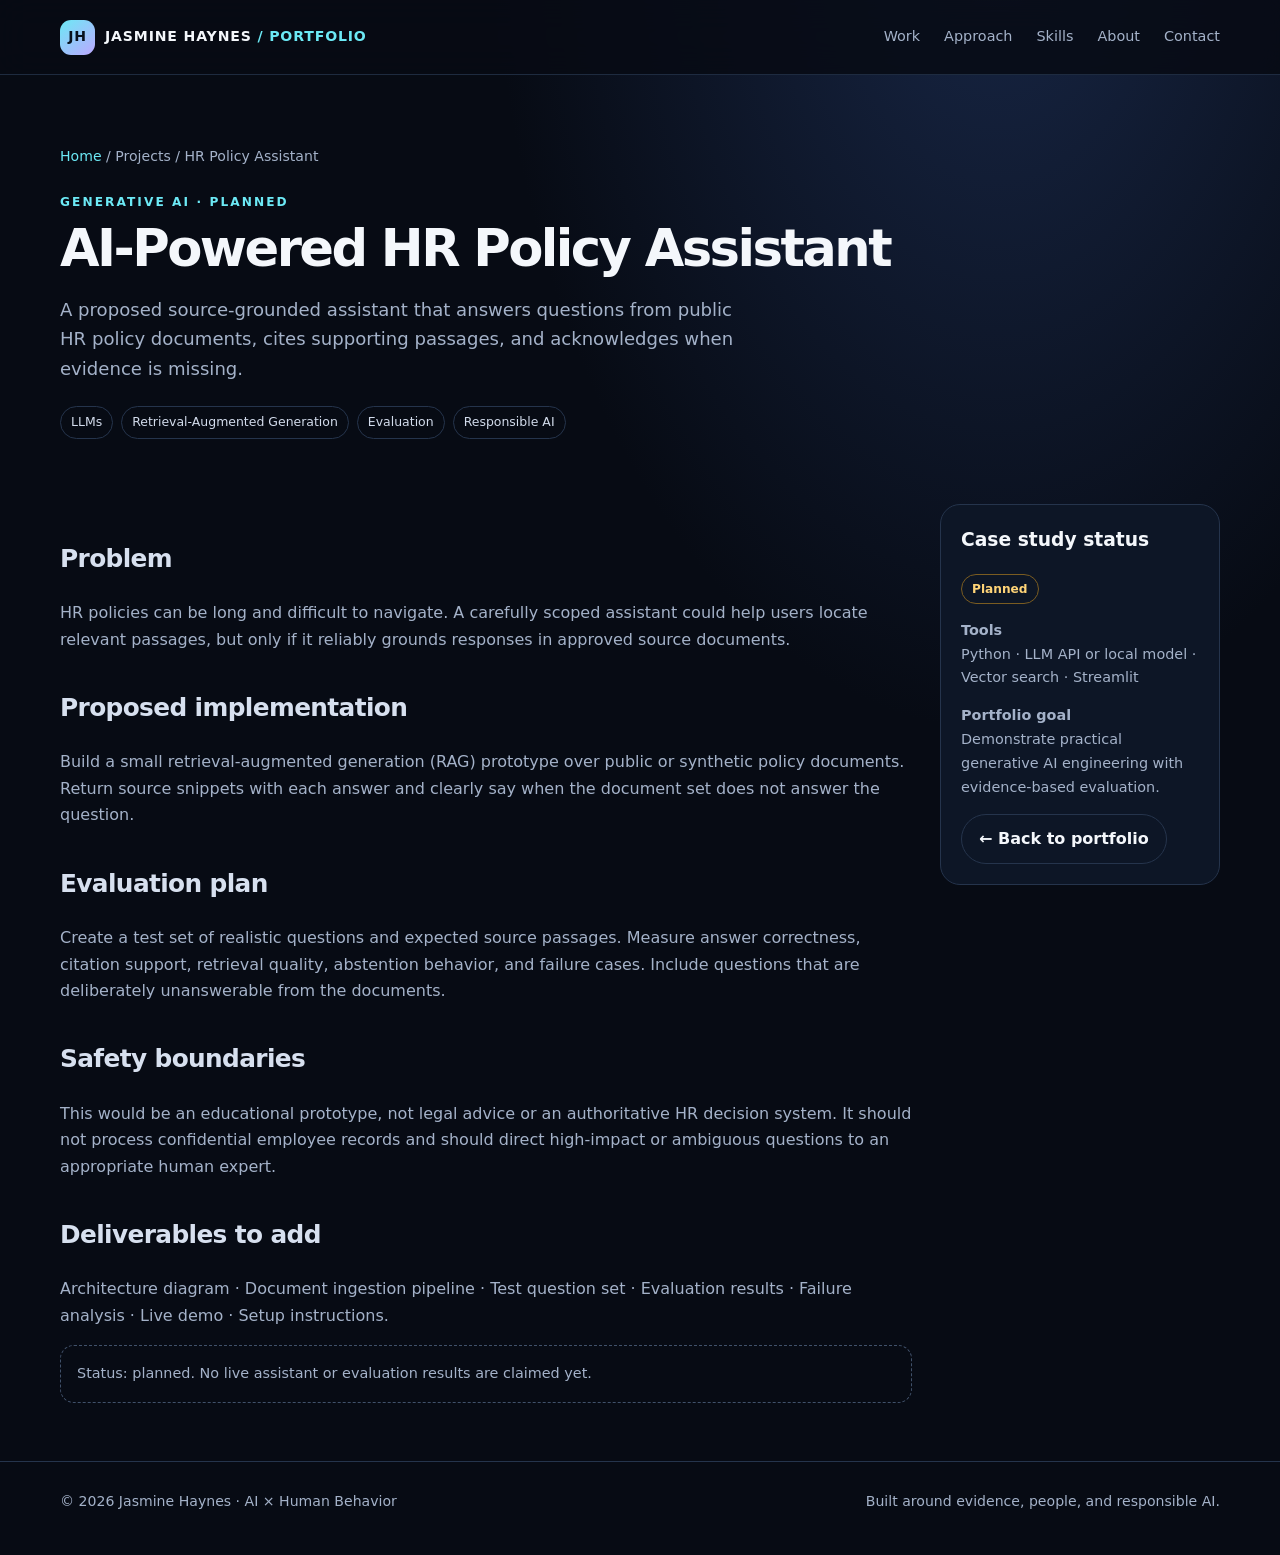
<file: projects/hr-policy-assistant/index.html>
<!doctype html><html lang="en"><head><meta charset="utf-8"><meta name="viewport" content="width=device-width, initial-scale=1"><meta name="description" content="Jasmine Haynes portfolio: AI, machine learning, I-O Psychology, and people analytics."><title>AI-Powered HR Policy Assistant | Jasmine Haynes</title><link rel="stylesheet" href="/assets/styles.css"></head><body><header><div class="wrap nav">
<a class="brand" href="/"><span class="brandmark">JH</span><span>JASMINE HAYNES <span style="color:var(--cyan)">/ PORTFOLIO</span></span></a>
<button class="menu-toggle" aria-expanded="false" aria-label="Toggle navigation">Menu ☰</button>
<nav aria-label="Main navigation"><a href="/#work">Work</a><a href="/#approach">Approach</a><a href="/#skills">Skills</a><a href="/#about">About</a><a href="/#contact">Contact</a></nav>
</div></header><main><div class="wrap page-hero"><div class="breadcrumbs"><a href="/">Home</a> / Projects / HR Policy Assistant</div><div class="eyebrow">Generative AI · Planned</div><h1>AI-Powered HR Policy Assistant</h1><p class="lede">A proposed source-grounded assistant that answers questions from public HR policy documents, cites supporting passages, and acknowledges when evidence is missing.</p><div class="chips" style="margin-top:22px"><span class="chip">LLMs</span><span class="chip">Retrieval-Augmented Generation</span><span class="chip">Evaluation</span><span class="chip">Responsible AI</span></div></div>
<section style="padding-top:10px"><div class="wrap content-grid"><article class="prose"><h2>Problem</h2><p>HR policies can be long and difficult to navigate. A carefully scoped assistant could help users locate relevant passages, but only if it reliably grounds responses in approved source documents.</p><h2>Proposed implementation</h2><p>Build a small retrieval-augmented generation (RAG) prototype over public or synthetic policy documents. Return source snippets with each answer and clearly say when the document set does not answer the question.</p><h2>Evaluation plan</h2><p>Create a test set of realistic questions and expected source passages. Measure answer correctness, citation support, retrieval quality, abstention behavior, and failure cases. Include questions that are deliberately unanswerable from the documents.</p><h2>Safety boundaries</h2><p>This would be an educational prototype, not legal advice or an authoritative HR decision system. It should not process confidential employee records and should direct high-impact or ambiguous questions to an appropriate human expert.</p><h2>Deliverables to add</h2><p>Architecture diagram · Document ingestion pipeline · Test question set · Evaluation results · Failure analysis · Live demo · Setup instructions.</p><div class="empty">Status: planned. No live assistant or evaluation results are claimed yet.</div></article><aside class="sidebox"><h3>Case study status</h3><span class="status">Planned</span><p><b>Tools</b><br>Python · LLM API or local model · Vector search · Streamlit</p><p><b>Portfolio goal</b><br>Demonstrate practical generative AI engineering with evidence-based evaluation.</p><a class="btn" href="/">← Back to portfolio</a></aside></div></section></main><footer class="footer"><div class="wrap footer-inner"><span>© <span data-year></span> Jasmine Haynes · AI × Human Behavior</span><span>Built around evidence, people, and responsible AI.</span></div></footer><script src="/assets/main.js"></script></body></html>
</file>
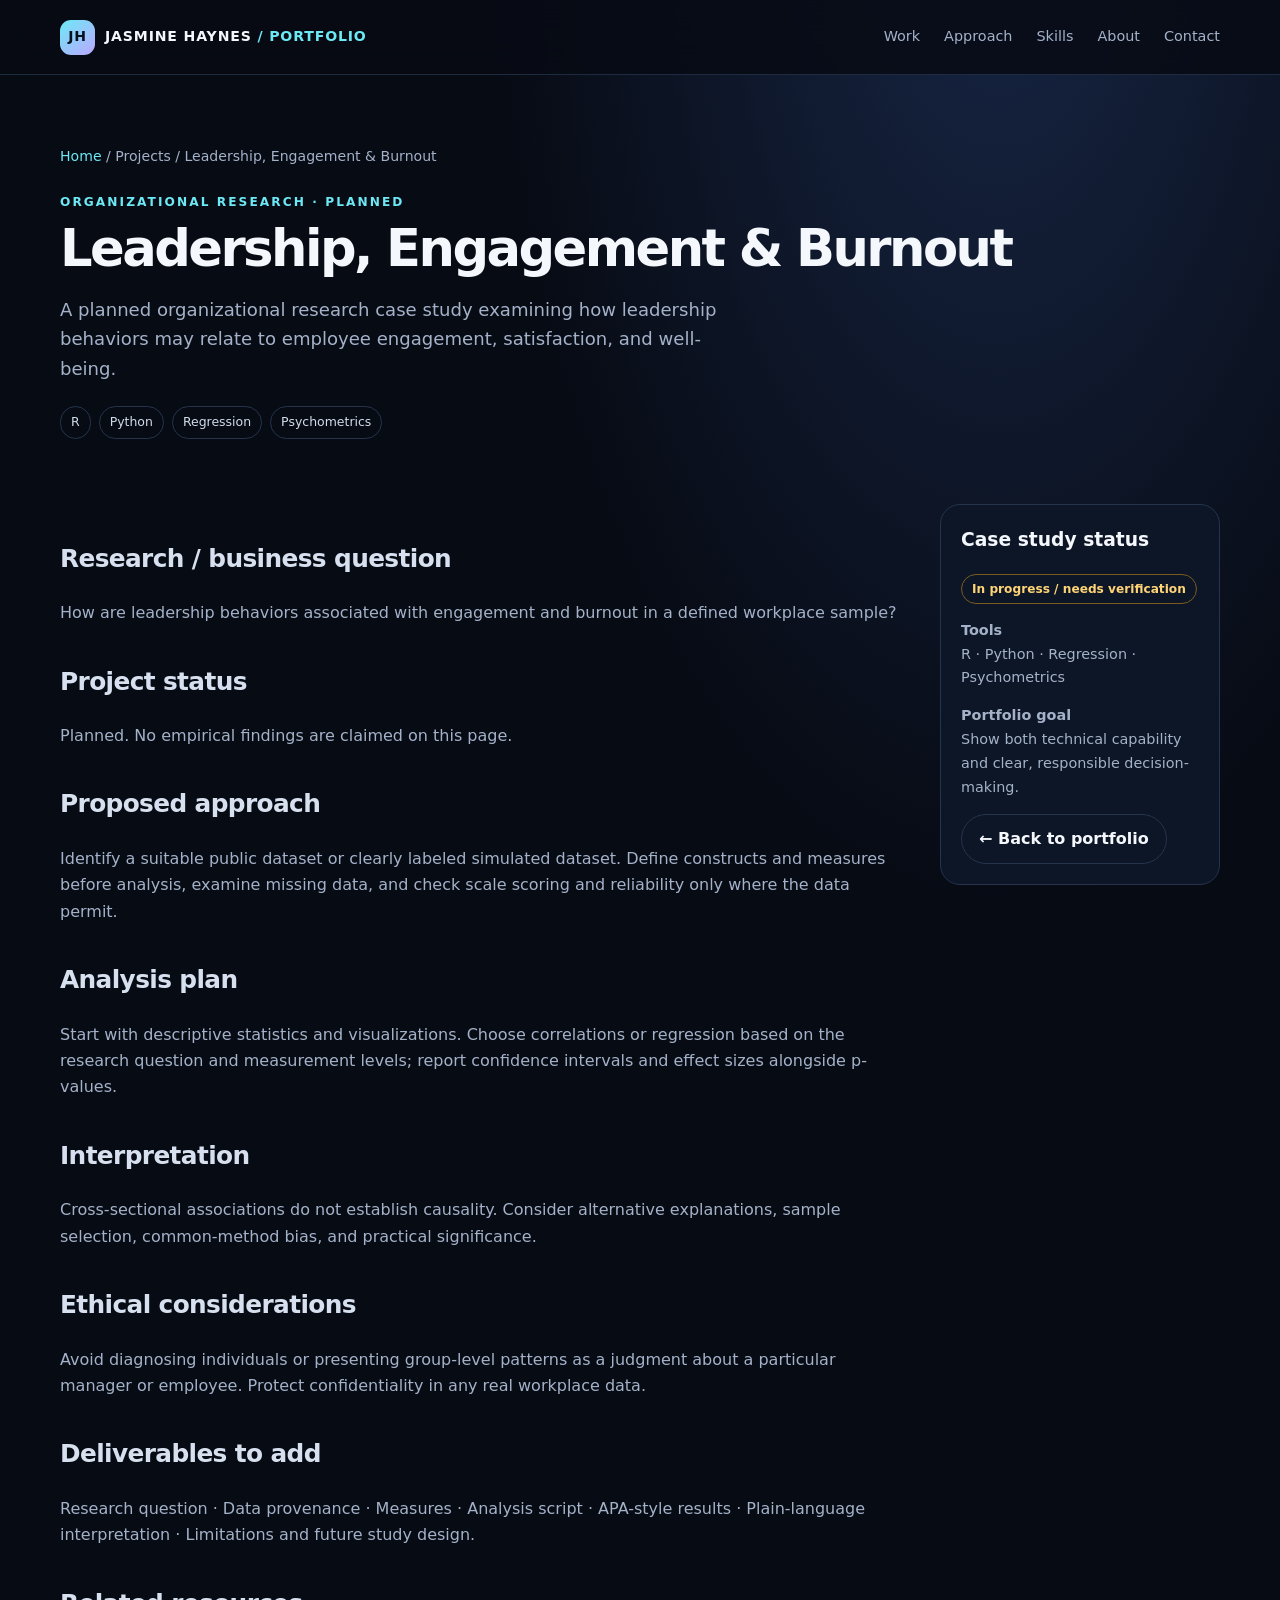
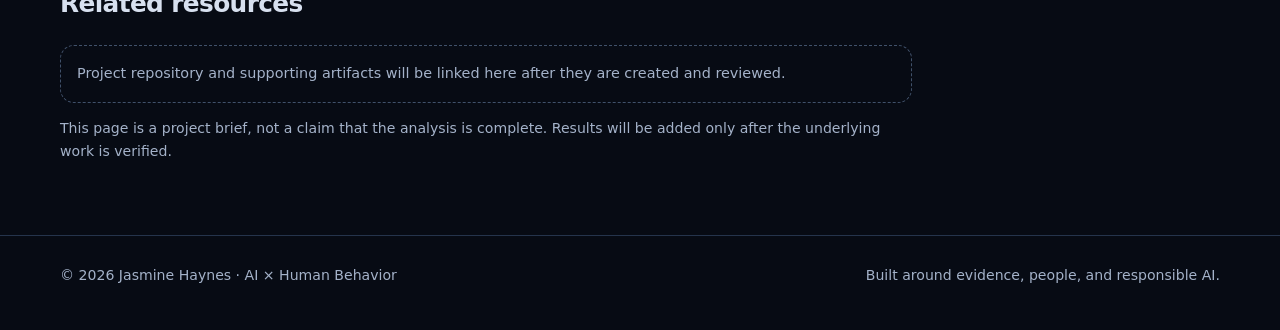
<file: projects/leadership-burnout/index.html>
<!doctype html><html lang="en"><head><meta charset="utf-8"><meta name="viewport" content="width=device-width, initial-scale=1"><meta name="description" content="Jasmine Haynes portfolio: AI, machine learning, I-O Psychology, and people analytics."><title>Leadership, Engagement & Burnout | Jasmine Haynes</title><link rel="stylesheet" href="/assets/styles.css"></head><body><header><div class="wrap nav">
<a class="brand" href="/"><span class="brandmark">JH</span><span>JASMINE HAYNES <span style="color:var(--cyan)">/ PORTFOLIO</span></span></a>
<button class="menu-toggle" aria-expanded="false" aria-label="Toggle navigation">Menu ☰</button>
<nav aria-label="Main navigation"><a href="/#work">Work</a><a href="/#approach">Approach</a><a href="/#skills">Skills</a><a href="/#about">About</a><a href="/#contact">Contact</a></nav>
</div></header><main><div class="wrap page-hero"><div class="breadcrumbs"><a href="/">Home</a> / Projects / Leadership, Engagement & Burnout</div><div class="eyebrow">Organizational Research · Planned</div><h1>Leadership, Engagement & Burnout</h1><p class="lede">A planned organizational research case study examining how leadership behaviors may relate to employee engagement, satisfaction, and well-being.</p><div class="chips" style="margin-top:22px"><span class="chip">R</span><span class="chip">Python</span><span class="chip">Regression</span><span class="chip">Psychometrics</span></div></div>
<section style="padding-top:10px"><div class="wrap content-grid"><article class="prose"><h2>Research / business question</h2><p>How are leadership behaviors associated with engagement and burnout in a defined workplace sample?</p><h2>Project status</h2><p>Planned. No empirical findings are claimed on this page.</p><h2>Proposed approach</h2><p>Identify a suitable public dataset or clearly labeled simulated dataset. Define constructs and measures before analysis, examine missing data, and check scale scoring and reliability only where the data permit.</p><h2>Analysis plan</h2><p>Start with descriptive statistics and visualizations. Choose correlations or regression based on the research question and measurement levels; report confidence intervals and effect sizes alongside p-values.</p><h2>Interpretation</h2><p>Cross-sectional associations do not establish causality. Consider alternative explanations, sample selection, common-method bias, and practical significance.</p><h2>Ethical considerations</h2><p>Avoid diagnosing individuals or presenting group-level patterns as a judgment about a particular manager or employee. Protect confidentiality in any real workplace data.</p><h2>Deliverables to add</h2><p>Research question · Data provenance · Measures · Analysis script · APA-style results · Plain-language interpretation · Limitations and future study design.</p><h2>Related resources</h2><div class="empty">Project repository and supporting artifacts will be linked here after they are created and reviewed.</div><p class="notice">This page is a project brief, not a claim that the analysis is complete. Results will be added only after the underlying work is verified.</p></article><aside class="sidebox"><h3>Case study status</h3><span class="status">In progress / needs verification</span><p><b>Tools</b><br>R · Python · Regression · Psychometrics</p><p><b>Portfolio goal</b><br>Show both technical capability and clear, responsible decision-making.</p><a class="btn" href="/">← Back to portfolio</a></aside></div></section></main><footer class="footer"><div class="wrap footer-inner"><span>© <span data-year></span> Jasmine Haynes · AI × Human Behavior</span><span>Built around evidence, people, and responsible AI.</span></div></footer><script src="/assets/main.js"></script></body></html>
</file>
<file: assets/styles.css>
:root{--bg:#070b14;--bg2:#0b1220;--panel:#101a2c;--panel2:#0d1626;--text:#f4f7fb;--muted:#a4b2c9;--line:#25344c;--cyan:#6ce9f5;--violet:#bca8ff;--mint:#8cf0c5;--amber:#ffd477;--radius:20px;--max:1160px}
*{box-sizing:border-box}html{scroll-behavior:smooth;scroll-padding-top:90px}body{margin:0;background:radial-gradient(ellipse at 78% -8%,#182747 0,transparent 36%),var(--bg);color:var(--text);font:16px/1.65 Inter,ui-sans-serif,system-ui,-apple-system,BlinkMacSystemFont,"Segoe UI",sans-serif}
a{color:var(--cyan);text-decoration:none}a:hover{text-decoration:underline}button,input,select{font:inherit}.wrap{width:min(calc(100% - 40px),var(--max));margin:auto}
header{position:sticky;top:0;z-index:20;background:rgba(7,11,20,.86);backdrop-filter:blur(16px);border-bottom:1px solid rgba(37,52,76,.8)}
.nav{min-height:74px;display:flex;align-items:center;justify-content:space-between;gap:24px}.brand{display:flex;align-items:center;gap:10px;color:var(--text);font-weight:850;letter-spacing:.06em;font-size:.88rem}.brandmark{width:35px;height:35px;display:grid;place-items:center;border-radius:11px;background:linear-gradient(140deg,var(--cyan),var(--violet));color:#07111d;font-weight:900}
nav{display:flex;align-items:center;gap:24px;flex-wrap:wrap}nav a{font-size:.9rem;color:var(--muted)}nav a.active,nav a:hover{color:var(--text)}
.menu-toggle{display:none;background:transparent;border:1px solid var(--line);border-radius:10px;color:var(--text);padding:7px 10px}
.hero{padding:92px 0 70px;display:grid;grid-template-columns:1.3fr .7fr;gap:56px;align-items:center}.eyebrow{text-transform:uppercase;letter-spacing:.17em;color:var(--cyan);font-size:.76rem;font-weight:850}.hero h1{font-size:clamp(2.75rem,6vw,5.7rem);letter-spacing:-.065em;line-height:.99;margin:18px 0 24px;max-width:800px}.gradient{background:linear-gradient(90deg,var(--cyan),var(--violet));-webkit-background-clip:text;background-clip:text;color:transparent}.lede{font-size:1.13rem;color:var(--muted);max-width:690px}.actions{display:flex;flex-wrap:wrap;gap:12px;margin-top:28px}.btn{display:inline-flex;align-items:center;justify-content:center;border:1px solid var(--line);border-radius:999px;padding:11px 17px;color:var(--text);font-weight:750;transition:transform .2s,border-color .2s}.btn:hover{transform:translateY(-2px);text-decoration:none;border-color:var(--cyan)}.btn.primary{background:var(--cyan);border-color:var(--cyan);color:#06121b}.hero-panel{border:1px solid var(--line);border-radius:28px;padding:27px;background:linear-gradient(145deg,rgba(108,233,245,.1),rgba(188,168,255,.06));box-shadow:0 25px 100px rgba(0,0,0,.2);position:relative;overflow:hidden}.hero-panel:after{content:"";position:absolute;width:210px;height:210px;border-radius:50%;right:-100px;top:-100px;background:rgba(108,233,245,.09);filter:blur(3px)}.orb{height:95px;width:95px;border-radius:50%;background:radial-gradient(circle at 30% 25%,#e4fdff,#6ce9f5 23%,#7776e8 62%,#111a2c 76%);box-shadow:0 0 65px rgba(108,233,245,.18);margin-bottom:24px}.panel-title{font-size:1.55rem;line-height:1.2;margin:10px 0 22px;letter-spacing:-.035em}.mini-grid{display:grid;grid-template-columns:1fr 1fr;gap:10px}.mini{padding:13px;border:1px solid var(--line);border-radius:13px;background:rgba(7,11,20,.55)}.mini b{display:block;color:var(--cyan);font-size:.93rem}.mini span{font-size:.78rem;color:var(--muted)}
section{padding:58px 0}.section-head{display:flex;align-items:end;justify-content:space-between;gap:28px;margin-bottom:26px}.section-head h2,.page-hero h1{font-size:clamp(2rem,4vw,3.3rem);line-height:1.1;letter-spacing:-.05em;margin:8px 0}.sub{color:var(--muted);max-width:650px;margin:0}.cards{display:grid;grid-template-columns:repeat(2,minmax(0,1fr));gap:17px}.card{border:1px solid var(--line);border-radius:var(--radius);padding:24px;background:linear-gradient(145deg,var(--panel),var(--panel2));display:flex;flex-direction:column;min-height:270px;transition:transform .2s,border-color .2s}.card:hover{transform:translateY(-3px);border-color:#42607c}.cardtop{display:flex;align-items:start;justify-content:space-between;gap:16px}.icon{width:43px;height:43px;display:grid;place-items:center;background:#153448;border-radius:13px;color:var(--cyan);font-size:1.2rem}.tag{border:1px solid var(--line);border-radius:999px;padding:4px 10px;color:var(--muted);font-size:.73rem;white-space:nowrap}.card h3{margin:18px 0 8px;font-size:1.23rem;line-height:1.25}.card p{margin:0 0 16px;color:var(--muted)}.chips{display:flex;gap:8px;flex-wrap:wrap;margin:3px 0 20px}.chip{border:1px solid var(--line);border-radius:999px;padding:5px 10px;color:#d3dcec;font-size:.78rem}.cardlinks{margin-top:auto;display:flex;gap:18px;font-size:.9rem;font-weight:750}.cardlinks a:last-child{color:var(--muted)}
.split{display:grid;grid-template-columns:1fr 1fr;gap:20px}.panel{border:1px solid var(--line);border-radius:var(--radius);padding:25px;background:var(--panel2)}.panel p,.panel li{color:var(--muted)}.panel h3{margin-top:0}.steps{display:grid;gap:14px}.step{display:grid;grid-template-columns:42px 1fr;gap:14px}.stepnum{width:38px;height:38px;border:1px solid var(--line);border-radius:12px;display:grid;place-items:center;color:var(--cyan);font-weight:800}.step p{margin:3px 0;color:var(--muted)}.skill-cloud{display:flex;gap:9px;flex-wrap:wrap}.skill{border:1px solid var(--line);border-radius:999px;padding:8px 12px;background:#0c1422;color:#dce6f5;font-size:.9rem}.callout{border-left:3px solid var(--cyan);padding:4px 0 4px 17px;color:#dce7f7}.notice{color:var(--amber);font-size:.88rem}.page-hero{padding:70px 0 35px}.breadcrumbs{color:var(--muted);font-size:.88rem;margin-bottom:24px}.content-grid{display:grid;grid-template-columns:minmax(0,1fr) 280px;gap:28px;align-items:start}.prose{color:#d7e0ef}.prose h2{font-size:1.55rem;margin-top:35px;letter-spacing:-.025em}.prose h3{margin-top:24px}.prose p,.prose li{color:var(--muted)}.sidebox{position:sticky;top:100px;border:1px solid var(--line);border-radius:var(--radius);background:var(--panel2);padding:20px}.sidebox h3{margin-top:0}.sidebox p{color:var(--muted);font-size:.9rem}.status{display:inline-flex;border:1px solid #7a5c21;color:var(--amber);border-radius:999px;padding:4px 10px;font-size:.76rem;font-weight:700}.status.ready{border-color:#256b5d;color:var(--mint)}.demo-shell{border:1px solid var(--line);border-radius:var(--radius);background:var(--panel);padding:24px}.demo-controls{display:grid;grid-template-columns:1fr 1fr;gap:20px}.control label{display:flex;justify-content:space-between;gap:12px;color:#dce6f5;font-weight:650;margin-bottom:8px}.control input[type=range]{width:100%;accent-color:var(--cyan)}.metrics{display:grid;grid-template-columns:repeat(3,1fr);gap:12px;margin:22px 0}.metric{background:#0a1220;border:1px solid var(--line);border-radius:14px;padding:15px}.metric span{display:block;color:var(--muted);font-size:.8rem}.metric strong{display:block;font-size:1.45rem;margin-top:4px;color:var(--cyan)}.chartbox{background:#0a1220;border:1px solid var(--line);border-radius:14px;padding:15px}.barrow{display:grid;grid-template-columns:140px 1fr 42px;align-items:center;gap:10px;margin:14px 0;font-size:.85rem;color:var(--muted)}.bartrack{height:12px;border-radius:99px;background:#1b2a40;overflow:hidden}.barfill{height:100%;border-radius:99px;background:linear-gradient(90deg,var(--cyan),var(--violet));transition:width .25s}.footer{border-top:1px solid var(--line);padding:28px 0 42px;color:var(--muted);font-size:.88rem}.footer-inner{display:flex;justify-content:space-between;gap:20px;flex-wrap:wrap}.empty{border:1px dashed #40516a;border-radius:14px;padding:16px;color:var(--muted);font-size:.9rem}
@media(max-width:820px){.hero{grid-template-columns:1fr;gap:30px;padding-top:62px}.cards,.split,.content-grid{grid-template-columns:1fr}.sidebox{position:static}.section-head{display:block}.section-head .sub{margin-top:12px}.demo-controls{grid-template-columns:1fr}.nav{min-height:66px}.menu-toggle{display:block}nav{display:none;position:absolute;top:66px;left:0;right:0;background:#0b1220;border-bottom:1px solid var(--line);padding:18px 22px;flex-direction:column;align-items:flex-start;gap:14px}nav.open{display:flex}}
@media(max-width:480px){.wrap{width:min(calc(100% - 28px),var(--max))}.hero h1{font-size:2.7rem}.metrics{grid-template-columns:1fr}.barrow{grid-template-columns:105px 1fr 36px}.card{padding:19px}}
</file>
